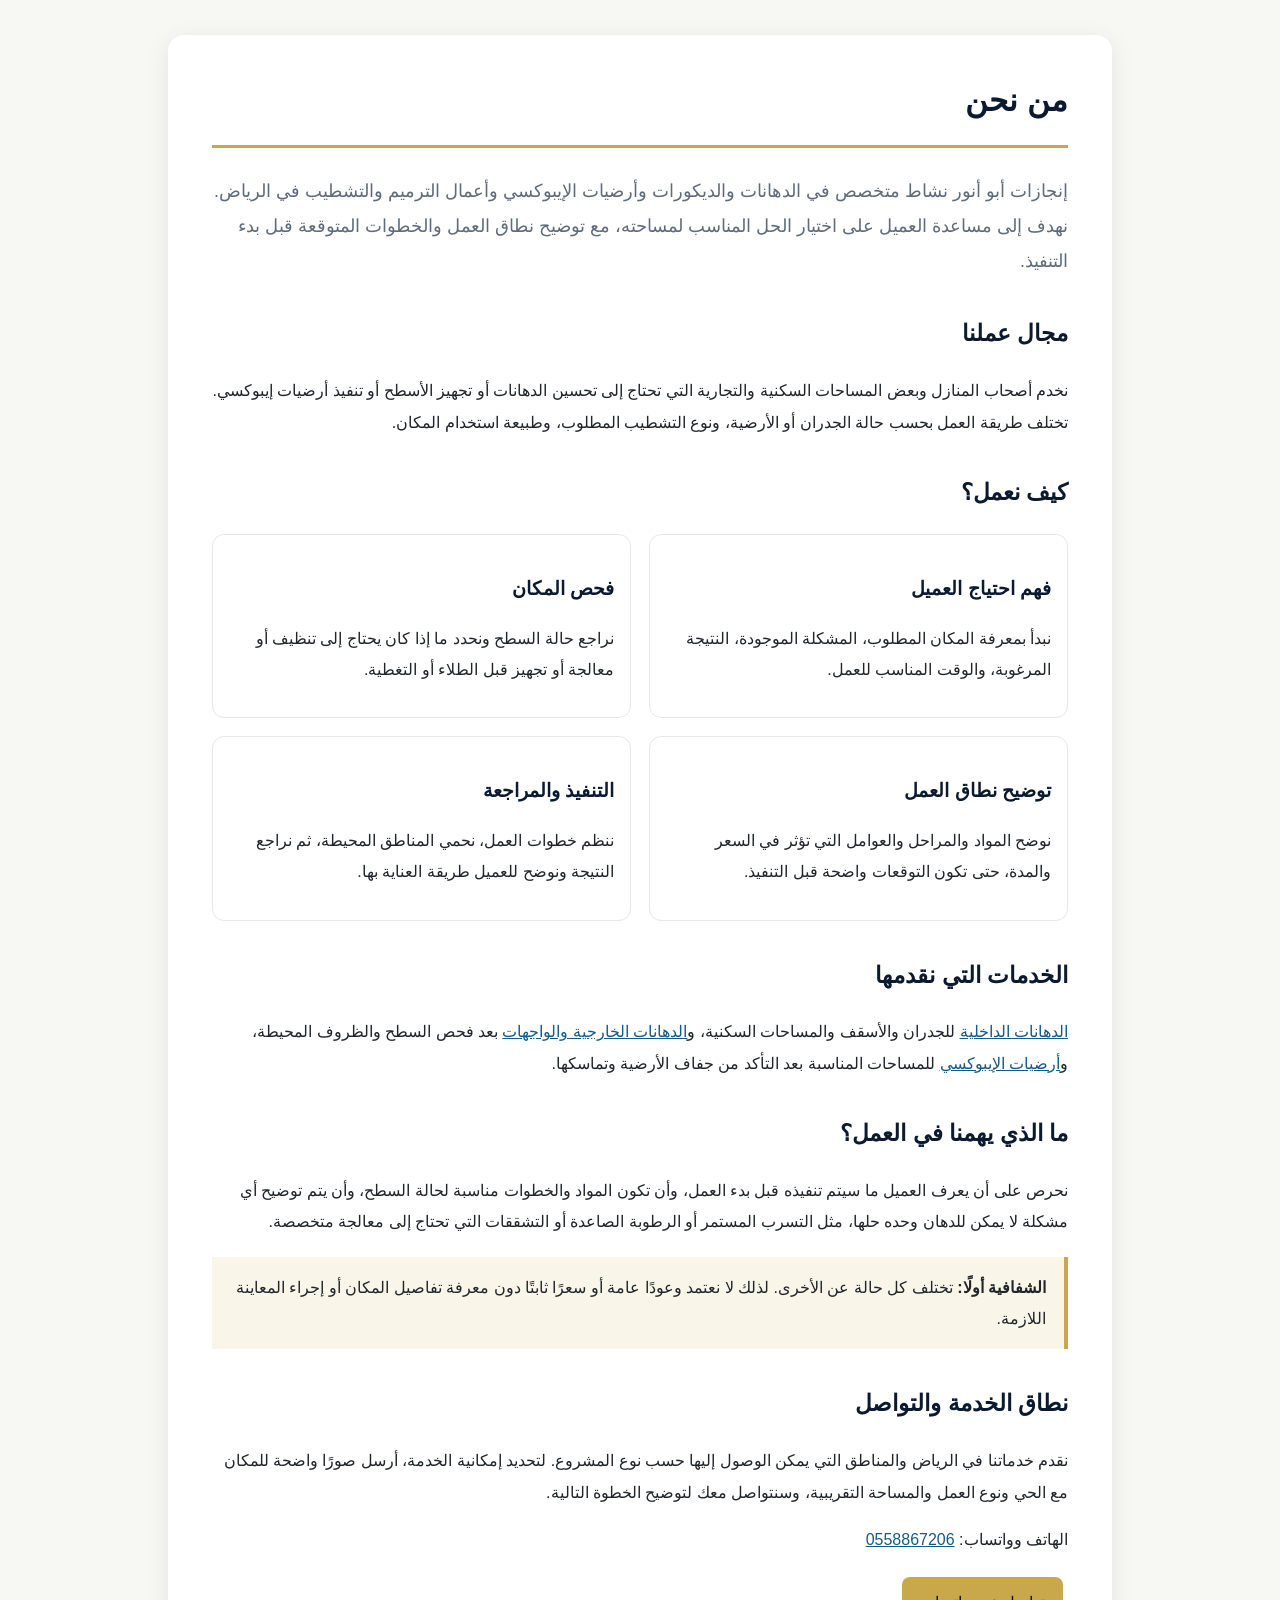
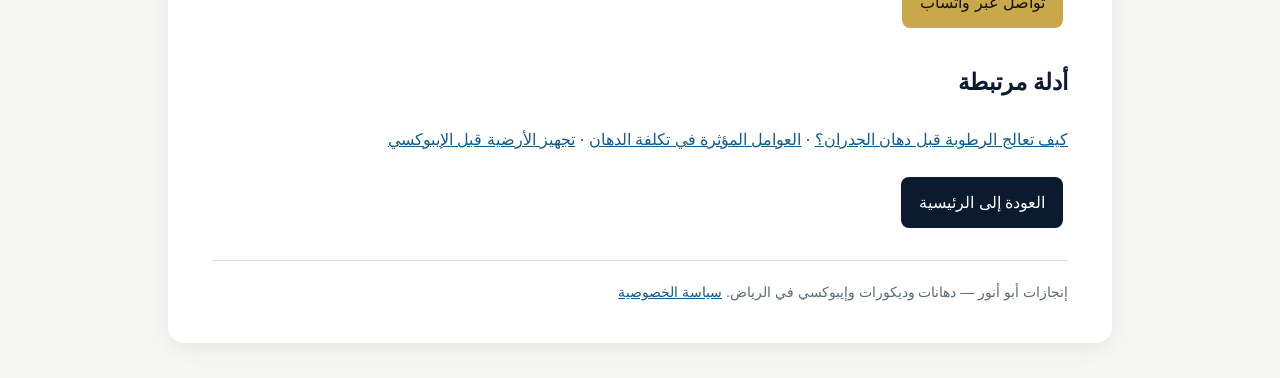
<file: about.html>
<!doctype html>
<html lang="ar" dir="rtl">
<head>
  <script async src="https://pagead2.googlesyndication.com/pagead/js/adsbygoogle.js?client=ca-pub-9885910070775140"
     crossorigin="anonymous"></script>
  <meta charset="utf-8">
  <meta name="viewport" content="width=device-width, initial-scale=1">
  <title>من نحن | إنجازات أبو أنور للدهانات والتشطيبات</title>
  <meta name="description" content="تعرف على إنجازات أبو أنور وخدمات الدهانات والديكورات وأرضيات الإيبوكسي والترميم في الرياض وطريقة العمل والتواصل.">
  <link rel="canonical" href="https://www.enjazaty.com/about.html">
  <style>
    :root{--navy:#0b1a2e;--gold:#c9a84c;--text:#20252b;--muted:#5f6b7a;--bg:#f7f7f4;--card:#fff}
    *{box-sizing:border-box}body{margin:0;background:var(--bg);color:var(--text);font-family:Tahoma,Arial,sans-serif;line-height:1.95}
    .wrap{max-width:980px;margin:35px auto;padding:0 18px}.card{background:var(--card);padding:36px 44px;border-radius:16px;box-shadow:0 5px 25px rgba(11,26,46,.08)}
    h1{margin-top:0;color:var(--navy);font-size:31px;border-bottom:3px solid var(--gold);padding-bottom:14px}h2{color:var(--navy);font-size:23px;margin-top:32px}h3{color:var(--navy);font-size:19px;margin-bottom:4px}
    p,li{font-size:16px}.intro{font-size:18px;color:var(--muted)}.box{background:#f9f5e8;border-right:4px solid var(--gold);padding:15px 18px;margin:20px 0}
    .grid{display:grid;grid-template-columns:repeat(2,minmax(0,1fr));gap:18px}.item{border:1px solid #e5e7eb;border-radius:12px;padding:16px;background:#fff}
    a{color:#155b8a}.button{display:inline-block;background:var(--navy);color:#fff;padding:10px 18px;border-radius:8px;text-decoration:none;margin:6px 5px 0 0}.button.gold{background:var(--gold);color:#111}
    footer{margin-top:32px;padding-top:18px;border-top:1px solid #ddd;color:var(--muted);font-size:14px}@media(max-width:650px){.card{padding:25px 20px}h1{font-size:25px}.grid{grid-template-columns:1fr}}
  </style>
</head>
<body>
  <main class="wrap">
    <article class="card">
      <h1>من نحن</h1>
      <p class="intro">إنجازات أبو أنور نشاط متخصص في الدهانات والديكورات وأرضيات الإيبوكسي وأعمال الترميم والتشطيب في الرياض. نهدف إلى مساعدة العميل على اختيار الحل المناسب لمساحته، مع توضيح نطاق العمل والخطوات المتوقعة قبل بدء التنفيذ.</p>

      <h2>مجال عملنا</h2>
      <p>نخدم أصحاب المنازل وبعض المساحات السكنية والتجارية التي تحتاج إلى تحسين الدهانات أو تجهيز الأسطح أو تنفيذ أرضيات إيبوكسي. تختلف طريقة العمل بحسب حالة الجدران أو الأرضية، ونوع التشطيب المطلوب، وطبيعة استخدام المكان.</p>

      <h2>كيف نعمل؟</h2>
      <div class="grid">
        <section class="item"><h3>فهم احتياج العميل</h3><p>نبدأ بمعرفة المكان المطلوب، المشكلة الموجودة، النتيجة المرغوبة، والوقت المناسب للعمل.</p></section>
        <section class="item"><h3>فحص المكان</h3><p>نراجع حالة السطح ونحدد ما إذا كان يحتاج إلى تنظيف أو معالجة أو تجهيز قبل الطلاء أو التغطية.</p></section>
        <section class="item"><h3>توضيح نطاق العمل</h3><p>نوضح المواد والمراحل والعوامل التي تؤثر في السعر والمدة، حتى تكون التوقعات واضحة قبل التنفيذ.</p></section>
        <section class="item"><h3>التنفيذ والمراجعة</h3><p>ننظم خطوات العمل، نحمي المناطق المحيطة، ثم نراجع النتيجة ونوضح للعميل طريقة العناية بها.</p></section>
      </div>

      <h2>الخدمات التي نقدمها</h2>
      <p><a href="interior-painting.html">الدهانات الداخلية</a> للجدران والأسقف والمساحات السكنية، و<a href="exterior-painting.html">الدهانات الخارجية والواجهات</a> بعد فحص السطح والظروف المحيطة، و<a href="epoxy-flooring.html">أرضيات الإيبوكسي</a> للمساحات المناسبة بعد التأكد من جفاف الأرضية وتماسكها.</p>

      <h2>ما الذي يهمنا في العمل؟</h2>
      <p>نحرص على أن يعرف العميل ما سيتم تنفيذه قبل بدء العمل، وأن تكون المواد والخطوات مناسبة لحالة السطح، وأن يتم توضيح أي مشكلة لا يمكن للدهان وحده حلها، مثل التسرب المستمر أو الرطوبة الصاعدة أو التشققات التي تحتاج إلى معالجة متخصصة.</p>

      <div class="box"><strong>الشفافية أولًا:</strong> تختلف كل حالة عن الأخرى. لذلك لا نعتمد وعودًا عامة أو سعرًا ثابتًا دون معرفة تفاصيل المكان أو إجراء المعاينة اللازمة.</div>

      <h2>نطاق الخدمة والتواصل</h2>
      <p>نقدم خدماتنا في الرياض والمناطق التي يمكن الوصول إليها حسب نوع المشروع. لتحديد إمكانية الخدمة، أرسل صورًا واضحة للمكان مع الحي ونوع العمل والمساحة التقريبية، وسنتواصل معك لتوضيح الخطوة التالية.</p>
      <p>الهاتف وواتساب: <a href="tel:0558867206">0558867206</a></p>
      <a class="button gold" href="https://wa.me/966558867206" rel="noopener noreferrer">تواصل عبر واتساب</a>

      <h2>أدلة مرتبطة</h2>
      <p><a href="moisture-before-painting.html">كيف تعالج الرطوبة قبل دهان الجدران؟</a> · <a href="paint-cost-riyadh.html">العوامل المؤثرة في تكلفة الدهان</a> · <a href="epoxy-preparation.html">تجهيز الأرضية قبل الإيبوكسي</a></p>

      <a class="button" href="/">العودة إلى الرئيسية</a>

      <footer>إنجازات أبو أنور — دهانات وديكورات وإيبوكسي في الرياض. <a href="privacy.html">سياسة الخصوصية</a></footer>
    </article>
  </main>
</body>
</html>
</file>
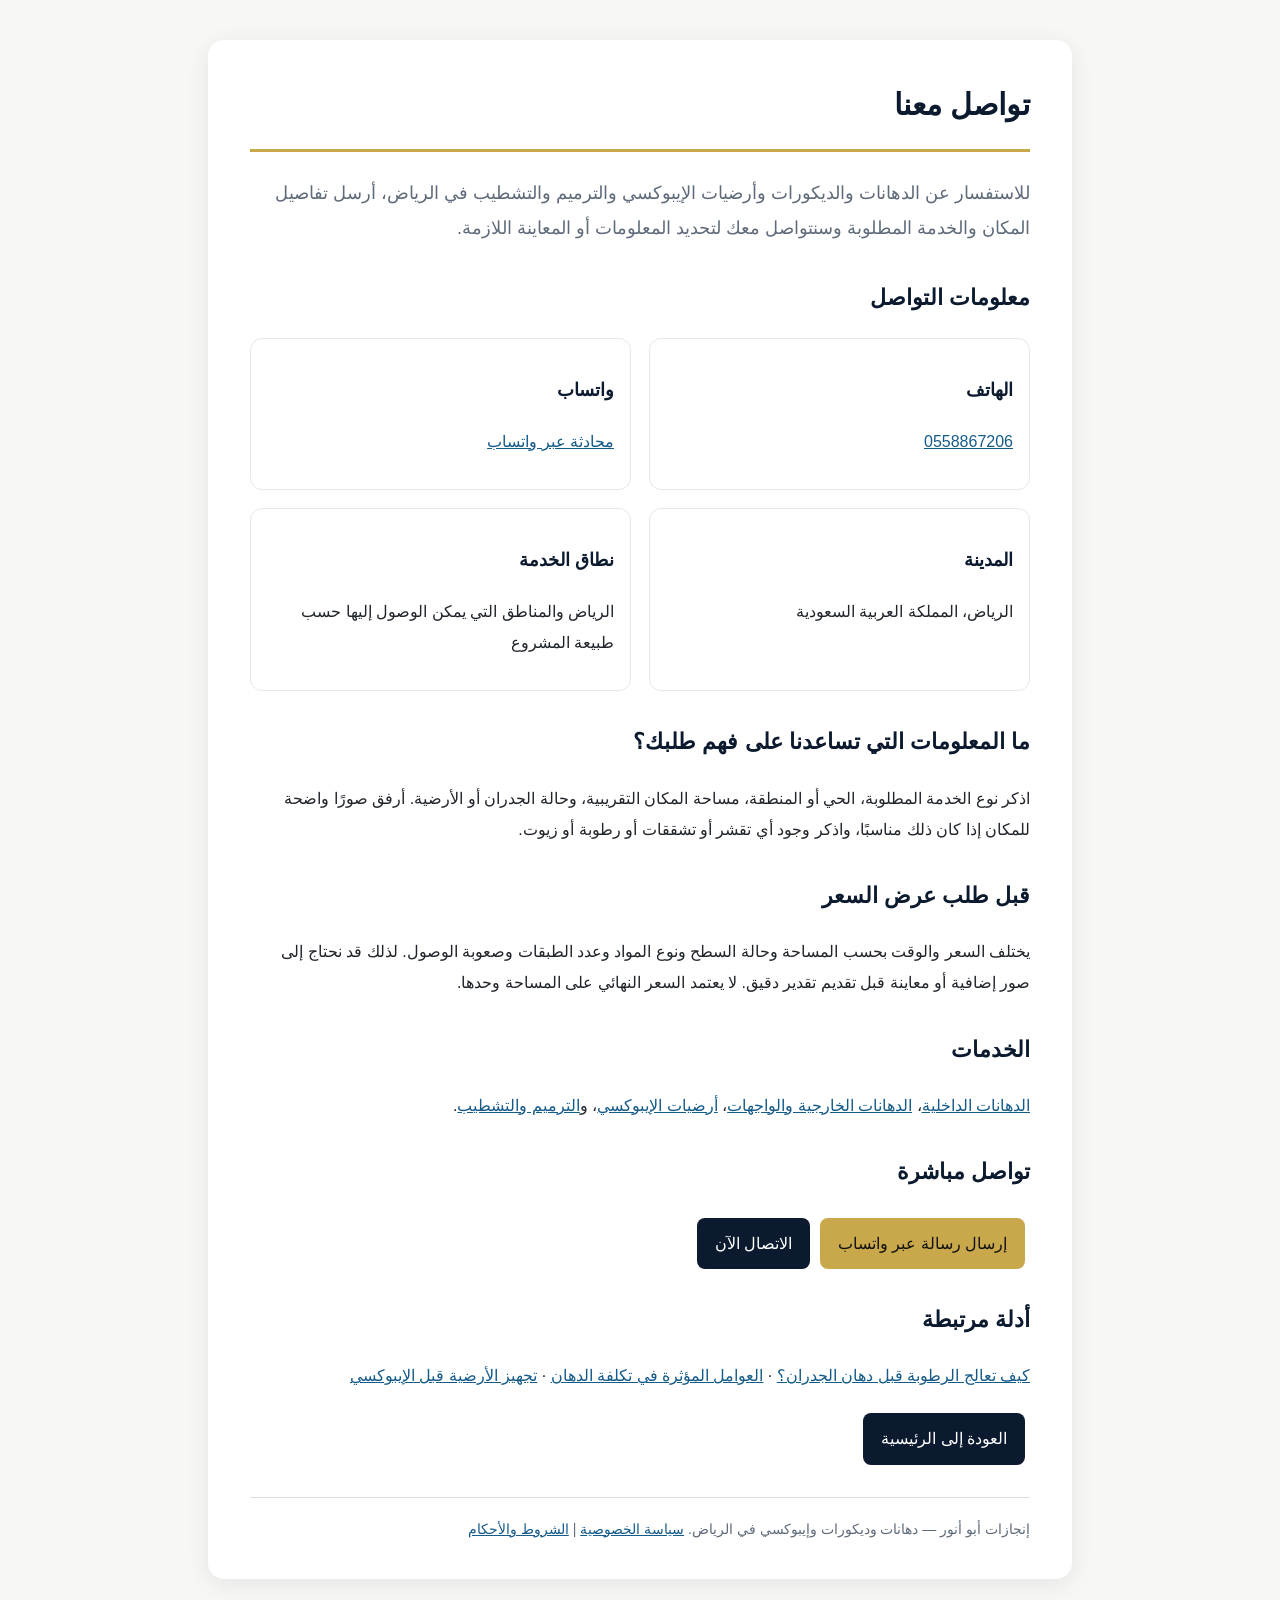
<file: contact.html>
<!doctype html>
<html lang="ar" dir="rtl">
<head>
  <script async src="https://pagead2.googlesyndication.com/pagead/js/adsbygoogle.js?client=ca-pub-9885910070775140"
     crossorigin="anonymous"></script>
  <meta charset="utf-8">
  <meta name="viewport" content="width=device-width, initial-scale=1">
  <title>تواصل معنا | إنجازات أبو أنور في الرياض</title>
  <meta name="description" content="تواصل مع إنجازات أبو أنور لطلب خدمات الدهانات والديكورات والإيبوكسي والترميم والتشطيب في الرياض.">
  <link rel="canonical" href="https://www.enjazaty.com/contact.html">
  <style>
    :root{--navy:#0b1a2e;--gold:#c9a84c;--text:#20252b;--muted:#5f6b7a;--bg:#f7f7f4;--card:#fff}
    *{box-sizing:border-box}body{margin:0;background:var(--bg);color:var(--text);font-family:Tahoma,Arial,sans-serif;line-height:1.95}
    .wrap{max-width:900px;margin:40px auto;padding:0 18px}.card{background:var(--card);padding:36px 42px;border-radius:16px;box-shadow:0 5px 25px rgba(11,26,46,.08)}
    h1{margin-top:0;color:var(--navy);font-size:30px;border-bottom:3px solid var(--gold);padding-bottom:14px}h2{color:var(--navy);font-size:22px;margin-top:30px}h3{color:var(--navy);font-size:18px}
    p,li{font-size:16px}.intro{font-size:18px;color:var(--muted)}.grid{display:grid;grid-template-columns:repeat(2,minmax(0,1fr));gap:18px}.item{border:1px solid #e5e7eb;border-radius:12px;padding:16px;background:#fff}
    a{color:#155b8a}.button{display:inline-block;background:var(--navy);color:#fff;padding:10px 18px;border-radius:8px;text-decoration:none;margin:6px 5px 0 0}.button.gold{background:var(--gold);color:#111}
    footer{margin-top:32px;padding-top:18px;border-top:1px solid #ddd;color:var(--muted);font-size:14px}@media(max-width:600px){.card{padding:25px 20px}h1{font-size:25px}.grid{grid-template-columns:1fr}}
  </style>
</head>
<body>
  <main class="wrap">
    <article class="card">
      <h1>تواصل معنا</h1>
      <p class="intro">للاستفسار عن الدهانات والديكورات وأرضيات الإيبوكسي والترميم والتشطيب في الرياض، أرسل تفاصيل المكان والخدمة المطلوبة وسنتواصل معك لتحديد المعلومات أو المعاينة اللازمة.</p>

      <h2>معلومات التواصل</h2>
      <div class="grid">
        <section class="item"><h3>الهاتف</h3><p><a href="tel:0558867206">0558867206</a></p></section>
        <section class="item"><h3>واتساب</h3><p><a href="https://wa.me/966558867206" rel="noopener noreferrer">محادثة عبر واتساب</a></p></section>
        <section class="item"><h3>المدينة</h3><p>الرياض، المملكة العربية السعودية</p></section>
        <section class="item"><h3>نطاق الخدمة</h3><p>الرياض والمناطق التي يمكن الوصول إليها حسب طبيعة المشروع</p></section>
      </div>

      <h2>ما المعلومات التي تساعدنا على فهم طلبك؟</h2>
      <p>اذكر نوع الخدمة المطلوبة، الحي أو المنطقة، مساحة المكان التقريبية، وحالة الجدران أو الأرضية. أرفق صورًا واضحة للمكان إذا كان ذلك مناسبًا، واذكر وجود أي تقشر أو تشققات أو رطوبة أو زيوت.</p>

      <h2>قبل طلب عرض السعر</h2>
      <p>يختلف السعر والوقت بحسب المساحة وحالة السطح ونوع المواد وعدد الطبقات وصعوبة الوصول. لذلك قد نحتاج إلى صور إضافية أو معاينة قبل تقديم تقدير دقيق. لا يعتمد السعر النهائي على المساحة وحدها.</p>

      <h2>الخدمات</h2>
      <p><a href="interior-painting.html">الدهانات الداخلية</a>، <a href="exterior-painting.html">الدهانات الخارجية والواجهات</a>، <a href="epoxy-flooring.html">أرضيات الإيبوكسي</a>، و<a href="renovation-finishing.html">الترميم والتشطيب</a>.</p>

      <h2>تواصل مباشرة</h2>
      <a class="button gold" href="https://wa.me/966558867206" rel="noopener noreferrer">إرسال رسالة عبر واتساب</a>
      <a class="button" href="tel:0558867206">الاتصال الآن</a>

      <h2>أدلة مرتبطة</h2>
      <p><a href="moisture-before-painting.html">كيف تعالج الرطوبة قبل دهان الجدران؟</a> · <a href="paint-cost-riyadh.html">العوامل المؤثرة في تكلفة الدهان</a> · <a href="epoxy-preparation.html">تجهيز الأرضية قبل الإيبوكسي</a></p>

      <a class="button" href="/">العودة إلى الرئيسية</a>

      <footer>إنجازات أبو أنور — دهانات وديكورات وإيبوكسي في الرياض. <a href="privacy.html">سياسة الخصوصية</a> | <a href="terms.html">الشروط والأحكام</a></footer>
    </article>
  </main>
</body>
</html>
</file>
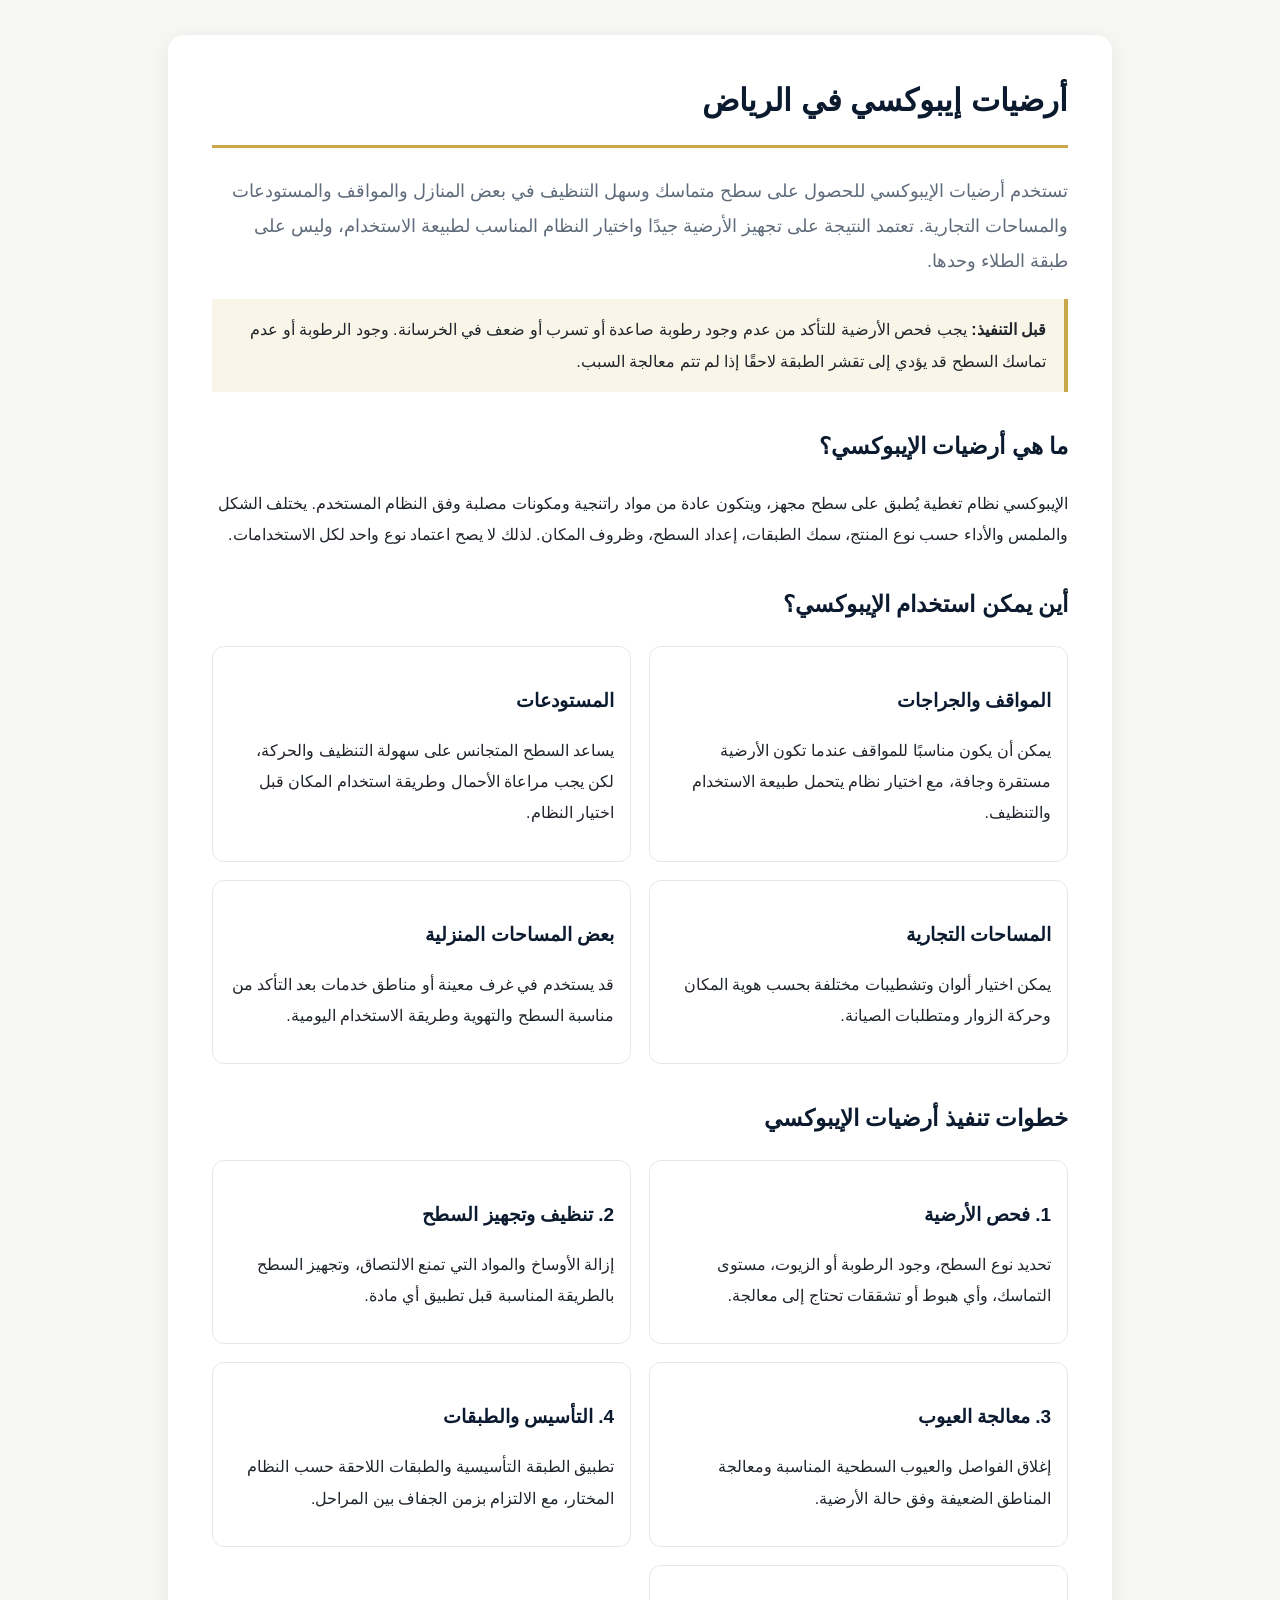
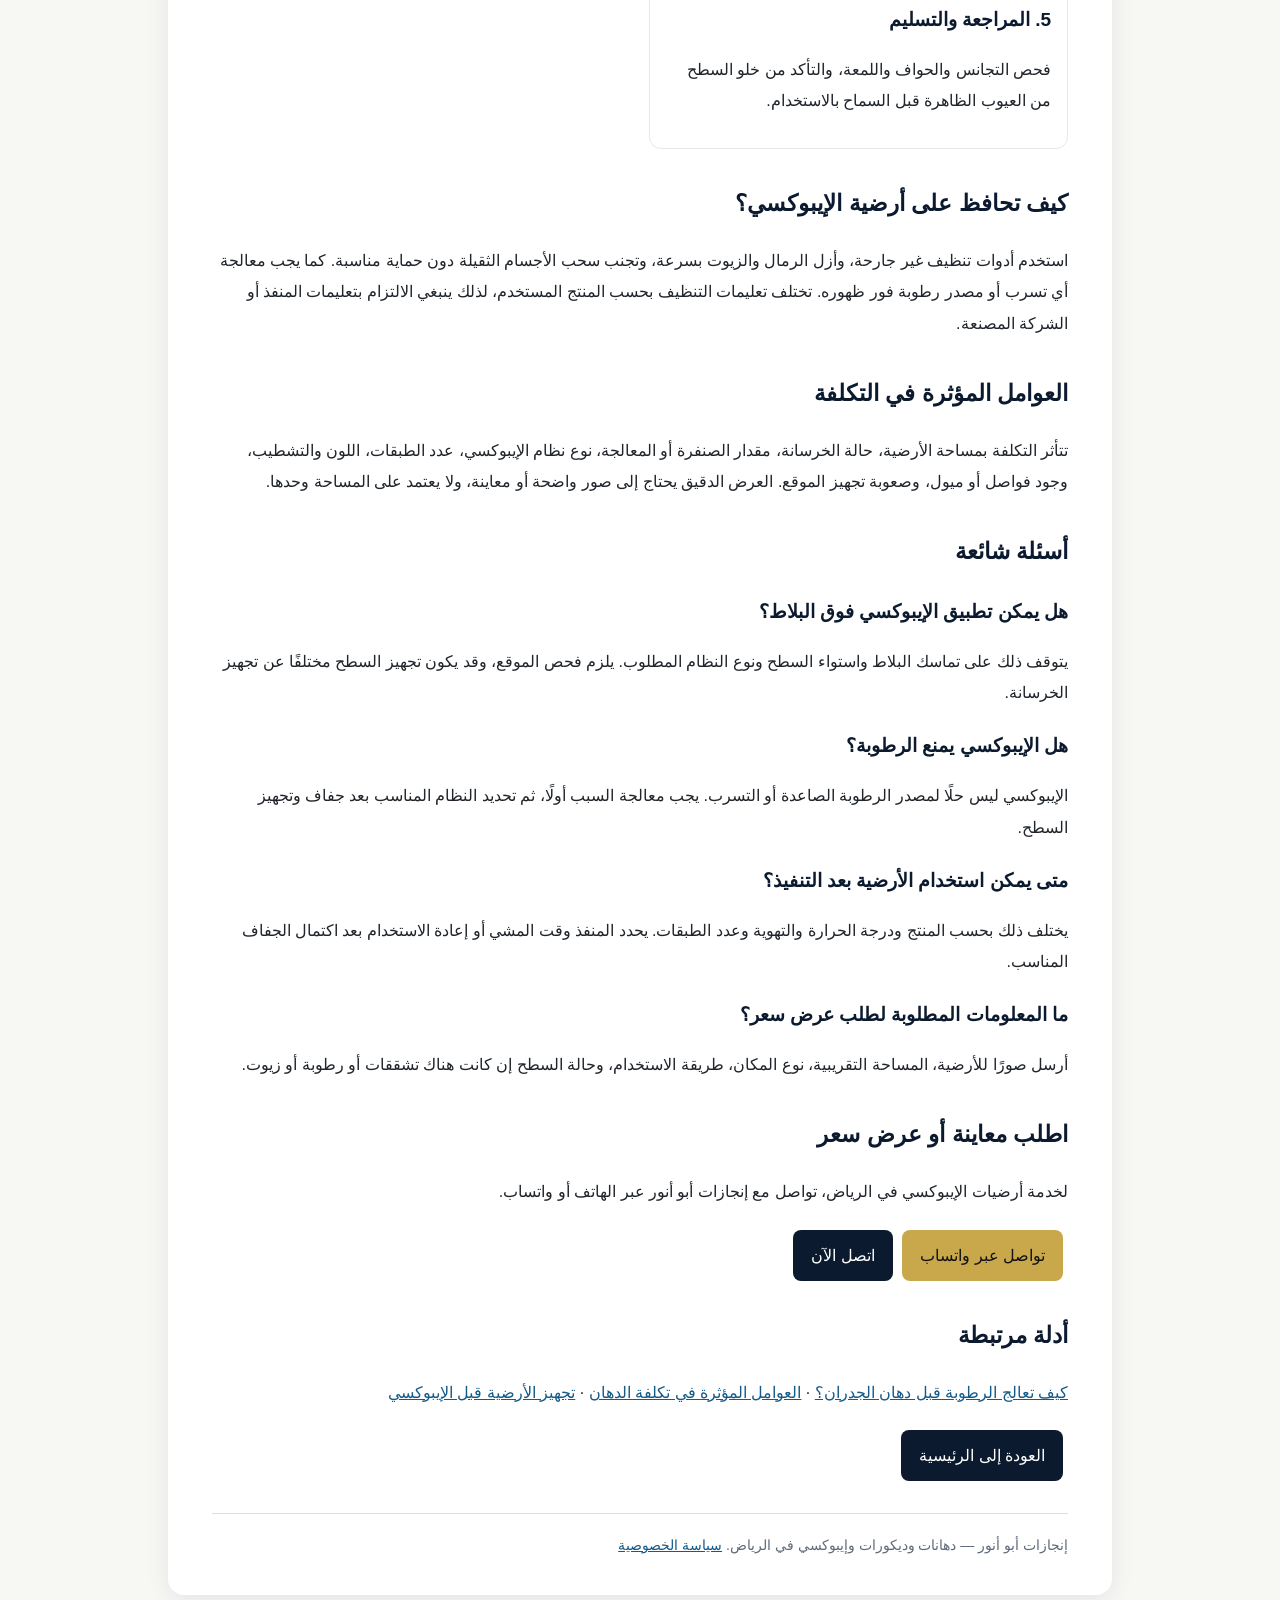
<file: epoxy-flooring.html>
<!doctype html>
<html lang="ar" dir="rtl">
<head>
  <script async src="https://pagead2.googlesyndication.com/pagead/js/adsbygoogle.js?client=ca-pub-9885910070775140"
     crossorigin="anonymous"></script>
  <meta charset="utf-8">
  <meta name="viewport" content="width=device-width, initial-scale=1">
  <title>أرضيات إيبوكسي في الرياض | إنجازات أبو أنور</title>
  <meta name="description" content="دليل وخدمة أرضيات الإيبوكسي في الرياض: تجهيز الأرضية، الاستخدامات المناسبة، خطوات التنفيذ، عوامل التكلفة والأسئلة الشائعة.">
  <link rel="canonical" href="https://www.enjazaty.com/epoxy-flooring.html">
  <style>
    :root{--navy:#0b1a2e;--gold:#c9a84c;--text:#20252b;--muted:#5f6b7a;--bg:#f7f7f4;--card:#fff}
    *{box-sizing:border-box}body{margin:0;background:var(--bg);color:var(--text);font-family:Tahoma,Arial,sans-serif;line-height:1.95}
    .wrap{max-width:980px;margin:35px auto;padding:0 18px}.card{background:var(--card);padding:36px 44px;border-radius:16px;box-shadow:0 5px 25px rgba(11,26,46,.08)}
    h1{margin-top:0;color:var(--navy);font-size:31px;border-bottom:3px solid var(--gold);padding-bottom:14px}h2{color:var(--navy);font-size:23px;margin-top:32px}h3{color:var(--navy);font-size:19px;margin-bottom:4px}
    p,li{font-size:16px}.intro{font-size:18px;color:var(--muted)}.box{background:#f9f5e8;border-right:4px solid var(--gold);padding:15px 18px;margin:20px 0}
    .grid{display:grid;grid-template-columns:repeat(2,minmax(0,1fr));gap:18px}.item{border:1px solid #e5e7eb;border-radius:12px;padding:16px;background:#fff}
    a{color:#155b8a}.button{display:inline-block;background:var(--navy);color:#fff;padding:10px 18px;border-radius:8px;text-decoration:none;margin:6px 5px 0 0}.button.gold{background:var(--gold);color:#111}
    footer{margin-top:32px;padding-top:18px;border-top:1px solid #ddd;color:var(--muted);font-size:14px}@media(max-width:650px){.card{padding:25px 20px}h1{font-size:25px}.grid{grid-template-columns:1fr}}
  </style>
</head>
<body>
  <main class="wrap">
    <article class="card">
      <h1>أرضيات إيبوكسي في الرياض</h1>
      <p class="intro">تستخدم أرضيات الإيبوكسي للحصول على سطح متماسك وسهل التنظيف في بعض المنازل والمواقف والمستودعات والمساحات التجارية. تعتمد النتيجة على تجهيز الأرضية جيدًا واختيار النظام المناسب لطبيعة الاستخدام، وليس على طبقة الطلاء وحدها.</p>

      <div class="box"><strong>قبل التنفيذ:</strong> يجب فحص الأرضية للتأكد من عدم وجود رطوبة صاعدة أو تسرب أو ضعف في الخرسانة. وجود الرطوبة أو عدم تماسك السطح قد يؤدي إلى تقشر الطبقة لاحقًا إذا لم تتم معالجة السبب.</div>

      <h2>ما هي أرضيات الإيبوكسي؟</h2>
      <p>الإيبوكسي نظام تغطية يُطبق على سطح مجهز، ويتكون عادة من مواد راتنجية ومكونات مصلبة وفق النظام المستخدم. يختلف الشكل والملمس والأداء حسب نوع المنتج، سمك الطبقات، إعداد السطح، وظروف المكان. لذلك لا يصح اعتماد نوع واحد لكل الاستخدامات.</p>

      <h2>أين يمكن استخدام الإيبوكسي؟</h2>
      <div class="grid">
        <section class="item"><h3>المواقف والجراجات</h3><p>يمكن أن يكون مناسبًا للمواقف عندما تكون الأرضية مستقرة وجافة، مع اختيار نظام يتحمل طبيعة الاستخدام والتنظيف.</p></section>
        <section class="item"><h3>المستودعات</h3><p>يساعد السطح المتجانس على سهولة التنظيف والحركة، لكن يجب مراعاة الأحمال وطريقة استخدام المكان قبل اختيار النظام.</p></section>
        <section class="item"><h3>المساحات التجارية</h3><p>يمكن اختيار ألوان وتشطيبات مختلفة بحسب هوية المكان وحركة الزوار ومتطلبات الصيانة.</p></section>
        <section class="item"><h3>بعض المساحات المنزلية</h3><p>قد يستخدم في غرف معينة أو مناطق خدمات بعد التأكد من مناسبة السطح والتهوية وطريقة الاستخدام اليومية.</p></section>
      </div>

      <h2>خطوات تنفيذ أرضيات الإيبوكسي</h2>
      <div class="grid">
        <section class="item"><h3>1. فحص الأرضية</h3><p>تحديد نوع السطح، وجود الرطوبة أو الزيوت، مستوى التماسك، وأي هبوط أو تشققات تحتاج إلى معالجة.</p></section>
        <section class="item"><h3>2. تنظيف وتجهيز السطح</h3><p>إزالة الأوساخ والمواد التي تمنع الالتصاق، وتجهيز السطح بالطريقة المناسبة قبل تطبيق أي مادة.</p></section>
        <section class="item"><h3>3. معالجة العيوب</h3><p>إغلاق الفواصل والعيوب السطحية المناسبة ومعالجة المناطق الضعيفة وفق حالة الأرضية.</p></section>
        <section class="item"><h3>4. التأسيس والطبقات</h3><p>تطبيق الطبقة التأسيسية والطبقات اللاحقة حسب النظام المختار، مع الالتزام بزمن الجفاف بين المراحل.</p></section>
        <section class="item"><h3>5. المراجعة والتسليم</h3><p>فحص التجانس والحواف واللمعة، والتأكد من خلو السطح من العيوب الظاهرة قبل السماح بالاستخدام.</p></section>
      </div>

      <h2>كيف تحافظ على أرضية الإيبوكسي؟</h2>
      <p>استخدم أدوات تنظيف غير جارحة، وأزل الرمال والزيوت بسرعة، وتجنب سحب الأجسام الثقيلة دون حماية مناسبة. كما يجب معالجة أي تسرب أو مصدر رطوبة فور ظهوره. تختلف تعليمات التنظيف بحسب المنتج المستخدم، لذلك ينبغي الالتزام بتعليمات المنفذ أو الشركة المصنعة.</p>

      <h2>العوامل المؤثرة في التكلفة</h2>
      <p>تتأثر التكلفة بمساحة الأرضية، حالة الخرسانة، مقدار الصنفرة أو المعالجة، نوع نظام الإيبوكسي، عدد الطبقات، اللون والتشطيب، وجود فواصل أو ميول، وصعوبة تجهيز الموقع. العرض الدقيق يحتاج إلى صور واضحة أو معاينة، ولا يعتمد على المساحة وحدها.</p>

      <h2>أسئلة شائعة</h2>
      <h3>هل يمكن تطبيق الإيبوكسي فوق البلاط؟</h3>
      <p>يتوقف ذلك على تماسك البلاط واستواء السطح ونوع النظام المطلوب. يلزم فحص الموقع، وقد يكون تجهيز السطح مختلفًا عن تجهيز الخرسانة.</p>
      <h3>هل الإيبوكسي يمنع الرطوبة؟</h3>
      <p>الإيبوكسي ليس حلًا لمصدر الرطوبة الصاعدة أو التسرب. يجب معالجة السبب أولًا، ثم تحديد النظام المناسب بعد جفاف وتجهيز السطح.</p>
      <h3>متى يمكن استخدام الأرضية بعد التنفيذ؟</h3>
      <p>يختلف ذلك بحسب المنتج ودرجة الحرارة والتهوية وعدد الطبقات. يحدد المنفذ وقت المشي أو إعادة الاستخدام بعد اكتمال الجفاف المناسب.</p>
      <h3>ما المعلومات المطلوبة لطلب عرض سعر؟</h3>
      <p>أرسل صورًا للأرضية، المساحة التقريبية، نوع المكان، طريقة الاستخدام، وحالة السطح إن كانت هناك تشققات أو رطوبة أو زيوت.</p>

      <h2>اطلب معاينة أو عرض سعر</h2>
      <p>لخدمة أرضيات الإيبوكسي في الرياض، تواصل مع إنجازات أبو أنور عبر الهاتف أو واتساب.</p>
      <a class="button gold" href="https://wa.me/966558867206" rel="noopener noreferrer">تواصل عبر واتساب</a>
      <a class="button" href="tel:0558867206">اتصل الآن</a>

      <h2>أدلة مرتبطة</h2>
      <p><a href="moisture-before-painting.html">كيف تعالج الرطوبة قبل دهان الجدران؟</a> · <a href="paint-cost-riyadh.html">العوامل المؤثرة في تكلفة الدهان</a> · <a href="epoxy-preparation.html">تجهيز الأرضية قبل الإيبوكسي</a></p>

      <a class="button" href="/">العودة إلى الرئيسية</a>

      <footer>إنجازات أبو أنور — دهانات وديكورات وإيبوكسي في الرياض. <a href="privacy.html">سياسة الخصوصية</a></footer>
    </article>
  </main>
</body>
</html>
</file>
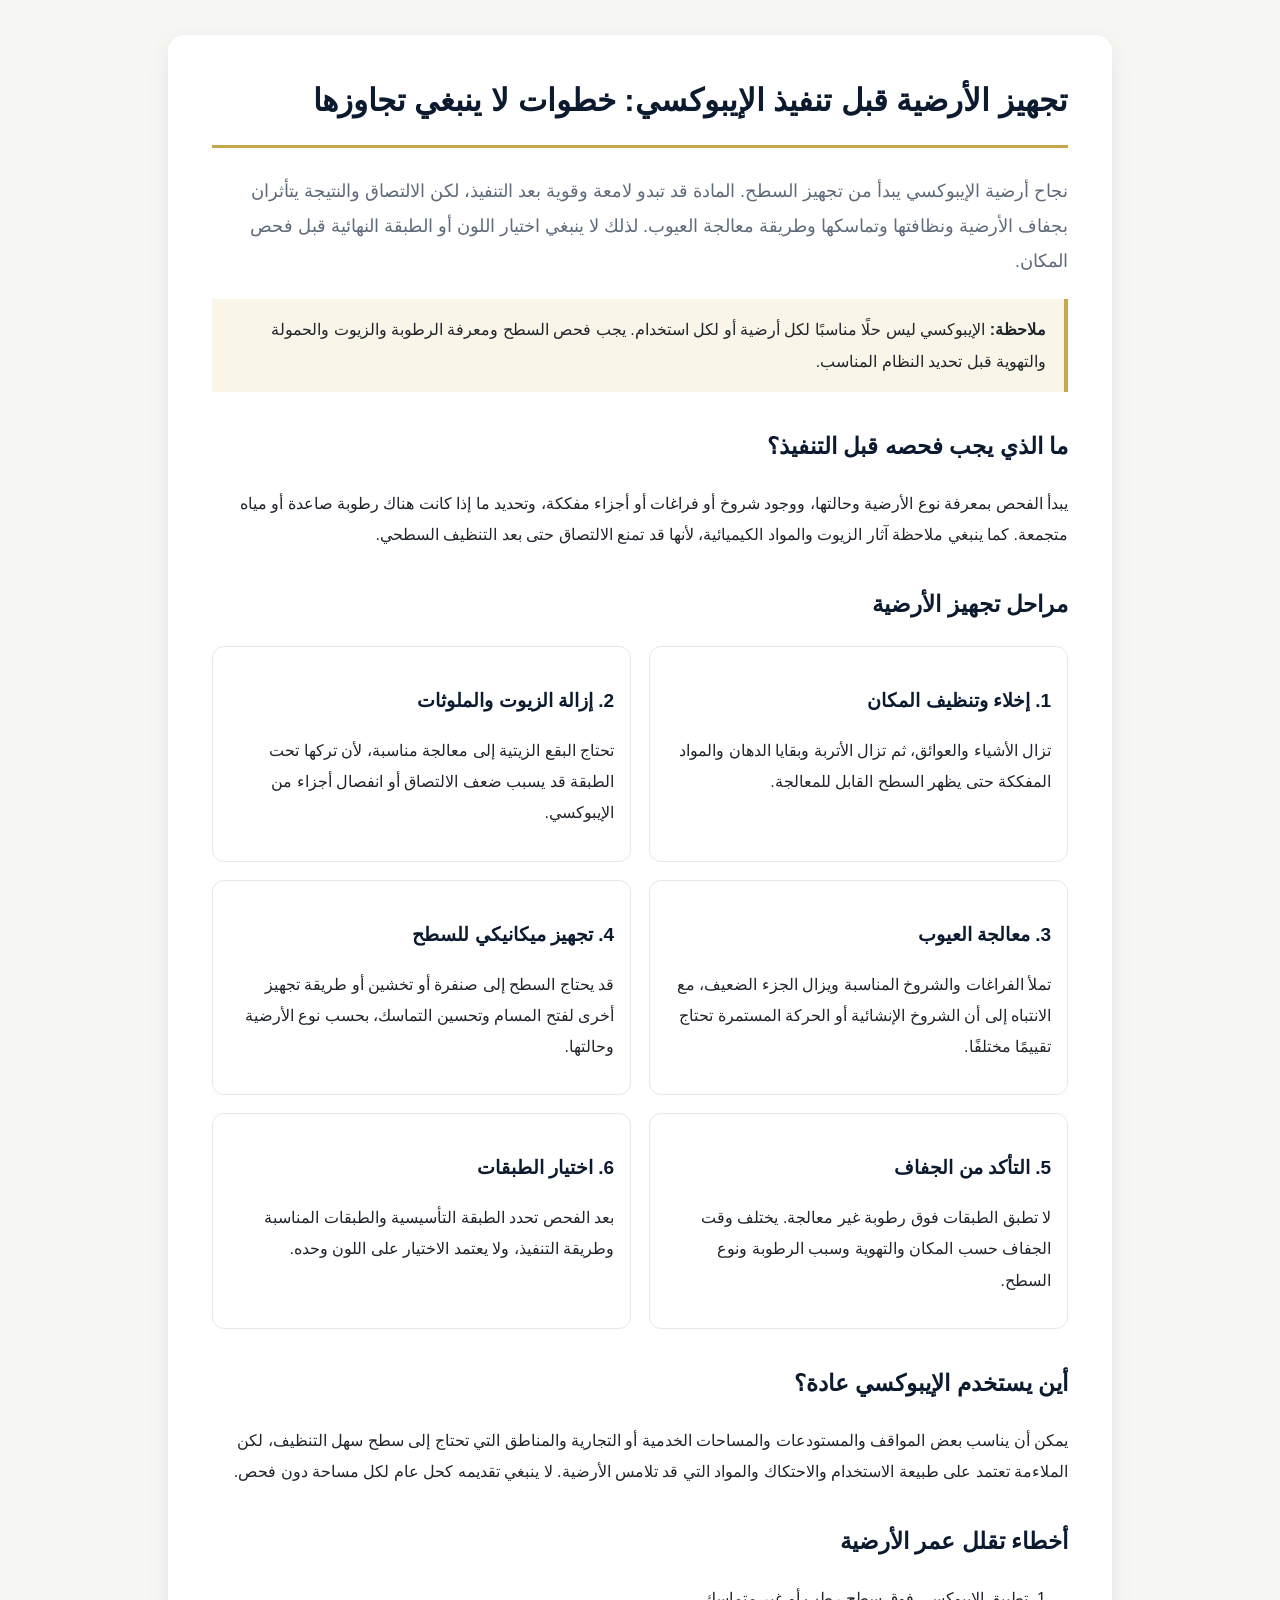
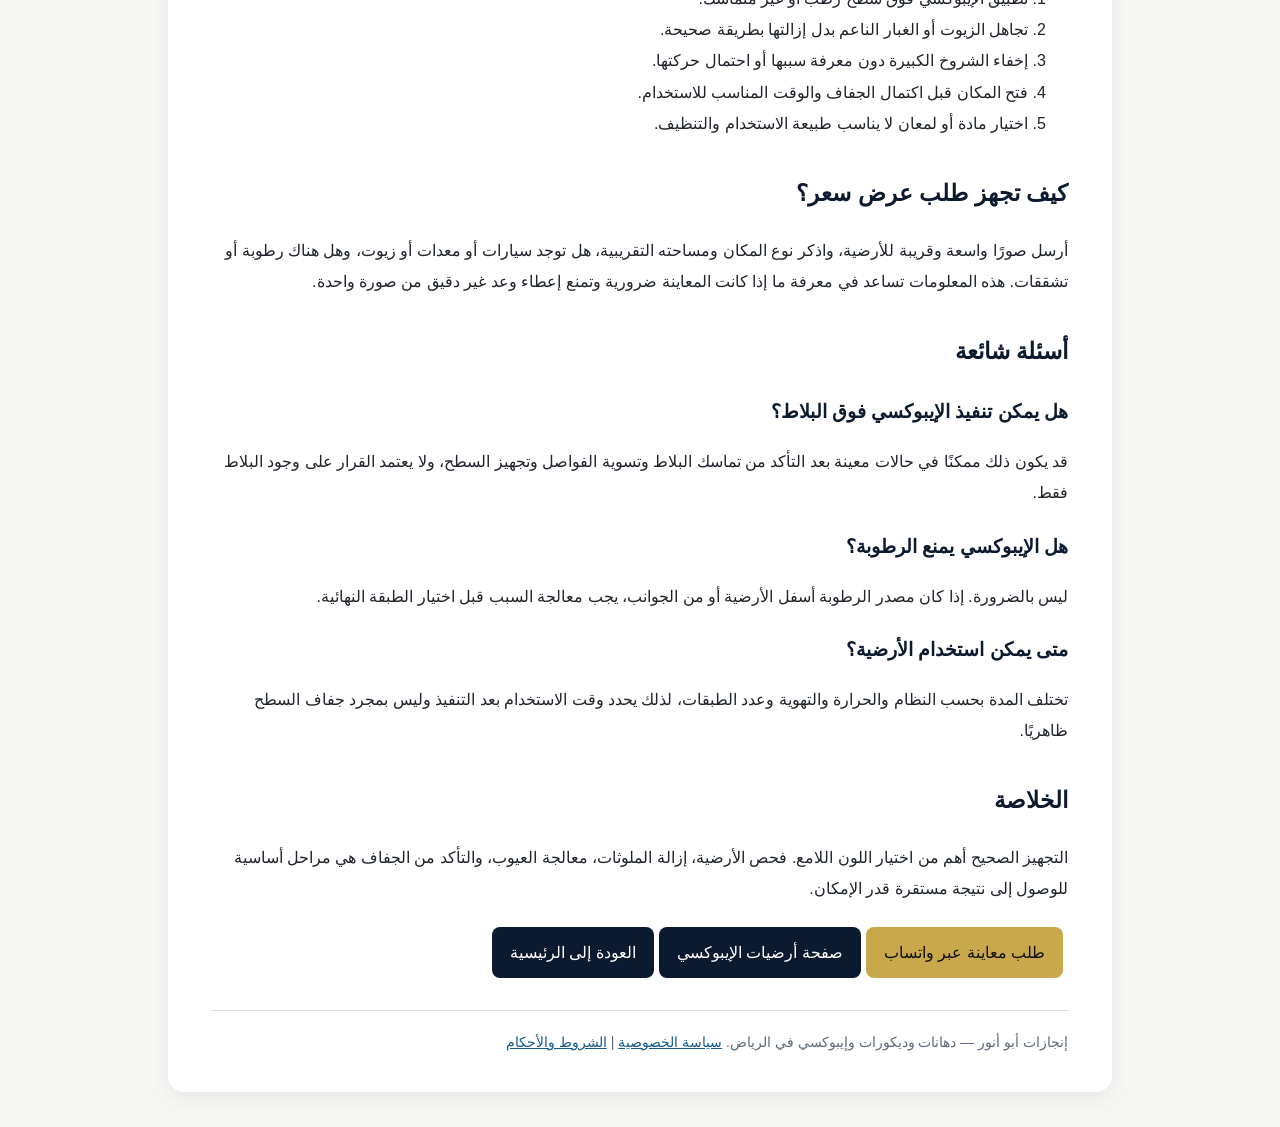
<file: epoxy-preparation.html>
<!doctype html>
<html lang="ar" dir="rtl">
<head>
<script async src="https://pagead2.googlesyndication.com/pagead/js/adsbygoogle.js?client=ca-pub-9885910070775140"
     crossorigin="anonymous"></script>  
<meta charset="utf-8"><meta name="viewport" content="width=device-width, initial-scale=1"><title>تجهيز الأرضية قبل الإيبوكسي: الخطوات والأخطاء | إنجازات أبو أنور</title><meta name="description" content="دليل عملي لتجهيز الأرضيات قبل تنفيذ الإيبوكسي في الرياض، من فحص السطح وإزالة الزيوت إلى الجفاف والطبقة التأسيسية."><link rel="canonical" href="https://www.enjazaty.com/epoxy-preparation.html"><style>:root{--navy:#0b1a2e;--gold:#c9a84c;--text:#20252b;--muted:#5f6b7a;--bg:#f7f7f4;--card:#fff}*{box-sizing:border-box}body{margin:0;background:var(--bg);color:var(--text);font-family:Tahoma,Arial,sans-serif;line-height:1.95}.wrap{max-width:980px;margin:35px auto;padding:0 18px}.card{background:var(--card);padding:36px 44px;border-radius:16px;box-shadow:0 5px 25px rgba(11,26,46,.08)}h1{margin-top:0;color:var(--navy);font-size:31px;border-bottom:3px solid var(--gold);padding-bottom:14px}h2{color:var(--navy);font-size:23px;margin-top:32px}h3{color:var(--navy);font-size:19px;margin-bottom:4px}p,li{font-size:16px}.intro{font-size:18px;color:var(--muted)}.box{background:#f9f5e8;border-right:4px solid var(--gold);padding:15px 18px;margin:20px 0}.grid{display:grid;grid-template-columns:repeat(2,minmax(0,1fr));gap:18px}.item{border:1px solid #e5e7eb;border-radius:12px;padding:16px;background:#fff}a{color:#155b8a}.button{display:inline-block;background:var(--navy);color:#fff;padding:10px 18px;border-radius:8px;text-decoration:none;margin:6px 5px 0 0}.button.gold{background:var(--gold);color:#111}footer{margin-top:32px;padding-top:18px;border-top:1px solid #ddd;color:var(--muted);font-size:14px}@media(max-width:650px){.card{padding:25px 20px}h1{font-size:25px}.grid{grid-template-columns:1fr}}</style></head>
<body><main class="wrap"><article class="card">
<h1>تجهيز الأرضية قبل تنفيذ الإيبوكسي: خطوات لا ينبغي تجاوزها</h1>
<p class="intro">نجاح أرضية الإيبوكسي يبدأ من تجهيز السطح. المادة قد تبدو لامعة وقوية بعد التنفيذ، لكن الالتصاق والنتيجة يتأثران بجفاف الأرضية ونظافتها وتماسكها وطريقة معالجة العيوب. لذلك لا ينبغي اختيار اللون أو الطبقة النهائية قبل فحص المكان.</p>
<div class="box"><strong>ملاحظة:</strong> الإيبوكسي ليس حلًا مناسبًا لكل أرضية أو لكل استخدام. يجب فحص السطح ومعرفة الرطوبة والزيوت والحمولة والتهوية قبل تحديد النظام المناسب.</div>
<h2>ما الذي يجب فحصه قبل التنفيذ؟</h2><p>يبدأ الفحص بمعرفة نوع الأرضية وحالتها، ووجود شروخ أو فراغات أو أجزاء مفككة، وتحديد ما إذا كانت هناك رطوبة صاعدة أو مياه متجمعة. كما ينبغي ملاحظة آثار الزيوت والمواد الكيميائية، لأنها قد تمنع الالتصاق حتى بعد التنظيف السطحي.</p>
<h2>مراحل تجهيز الأرضية</h2><div class="grid"><section class="item"><h3>1. إخلاء وتنظيف المكان</h3><p>تزال الأشياء والعوائق، ثم تزال الأتربة وبقايا الدهان والمواد المفككة حتى يظهر السطح القابل للمعالجة.</p></section><section class="item"><h3>2. إزالة الزيوت والملوثات</h3><p>تحتاج البقع الزيتية إلى معالجة مناسبة، لأن تركها تحت الطبقة قد يسبب ضعف الالتصاق أو انفصال أجزاء من الإيبوكسي.</p></section><section class="item"><h3>3. معالجة العيوب</h3><p>تملأ الفراغات والشروخ المناسبة ويزال الجزء الضعيف، مع الانتباه إلى أن الشروخ الإنشائية أو الحركة المستمرة تحتاج تقييمًا مختلفًا.</p></section><section class="item"><h3>4. تجهيز ميكانيكي للسطح</h3><p>قد يحتاج السطح إلى صنفرة أو تخشين أو طريقة تجهيز أخرى لفتح المسام وتحسين التماسك، بحسب نوع الأرضية وحالتها.</p></section><section class="item"><h3>5. التأكد من الجفاف</h3><p>لا تطبق الطبقات فوق رطوبة غير معالجة. يختلف وقت الجفاف حسب المكان والتهوية وسبب الرطوبة ونوع السطح.</p></section><section class="item"><h3>6. اختيار الطبقات</h3><p>بعد الفحص تحدد الطبقة التأسيسية والطبقات المناسبة وطريقة التنفيذ، ولا يعتمد الاختيار على اللون وحده.</p></section></div>
<h2>أين يستخدم الإيبوكسي عادة؟</h2><p>يمكن أن يناسب بعض المواقف والمستودعات والمساحات الخدمية أو التجارية والمناطق التي تحتاج إلى سطح سهل التنظيف، لكن الملاءمة تعتمد على طبيعة الاستخدام والاحتكاك والمواد التي قد تلامس الأرضية. لا ينبغي تقديمه كحل عام لكل مساحة دون فحص.</p>
<h2>أخطاء تقلل عمر الأرضية</h2><ol><li>تطبيق الإيبوكسي فوق سطح رطب أو غير متماسك.</li><li>تجاهل الزيوت أو الغبار الناعم بدل إزالتها بطريقة صحيحة.</li><li>إخفاء الشروخ الكبيرة دون معرفة سببها أو احتمال حركتها.</li><li>فتح المكان قبل اكتمال الجفاف والوقت المناسب للاستخدام.</li><li>اختيار مادة أو لمعان لا يناسب طبيعة الاستخدام والتنظيف.</li></ol>
<h2>كيف تجهز طلب عرض سعر؟</h2><p>أرسل صورًا واسعة وقريبة للأرضية، واذكر نوع المكان ومساحته التقريبية، هل توجد سيارات أو معدات أو زيوت، وهل هناك رطوبة أو تشققات. هذه المعلومات تساعد في معرفة ما إذا كانت المعاينة ضرورية وتمنع إعطاء وعد غير دقيق من صورة واحدة.</p>
<h2>أسئلة شائعة</h2><h3>هل يمكن تنفيذ الإيبوكسي فوق البلاط؟</h3><p>قد يكون ذلك ممكنًا في حالات معينة بعد التأكد من تماسك البلاط وتسوية الفواصل وتجهيز السطح، ولا يعتمد القرار على وجود البلاط فقط.</p><h3>هل الإيبوكسي يمنع الرطوبة؟</h3><p>ليس بالضرورة. إذا كان مصدر الرطوبة أسفل الأرضية أو من الجوانب، يجب معالجة السبب قبل اختيار الطبقة النهائية.</p><h3>متى يمكن استخدام الأرضية؟</h3><p>تختلف المدة بحسب النظام والحرارة والتهوية وعدد الطبقات، لذلك يحدد وقت الاستخدام بعد التنفيذ وليس بمجرد جفاف السطح ظاهريًا.</p>
<h2>الخلاصة</h2><p>التجهيز الصحيح أهم من اختيار اللون اللامع. فحص الأرضية، إزالة الملوثات، معالجة العيوب، والتأكد من الجفاف هي مراحل أساسية للوصول إلى نتيجة مستقرة قدر الإمكان.</p><a class="button gold" href="https://wa.me/966558867206" rel="noopener noreferrer">طلب معاينة عبر واتساب</a><a class="button" href="epoxy-flooring.html">صفحة أرضيات الإيبوكسي</a><a class="button" href="/">العودة إلى الرئيسية</a>
<footer>إنجازات أبو أنور — دهانات وديكورات وإيبوكسي في الرياض. <a href="privacy.html">سياسة الخصوصية</a> | <a href="terms.html">الشروط والأحكام</a></footer></article></main></body></html>
</file>
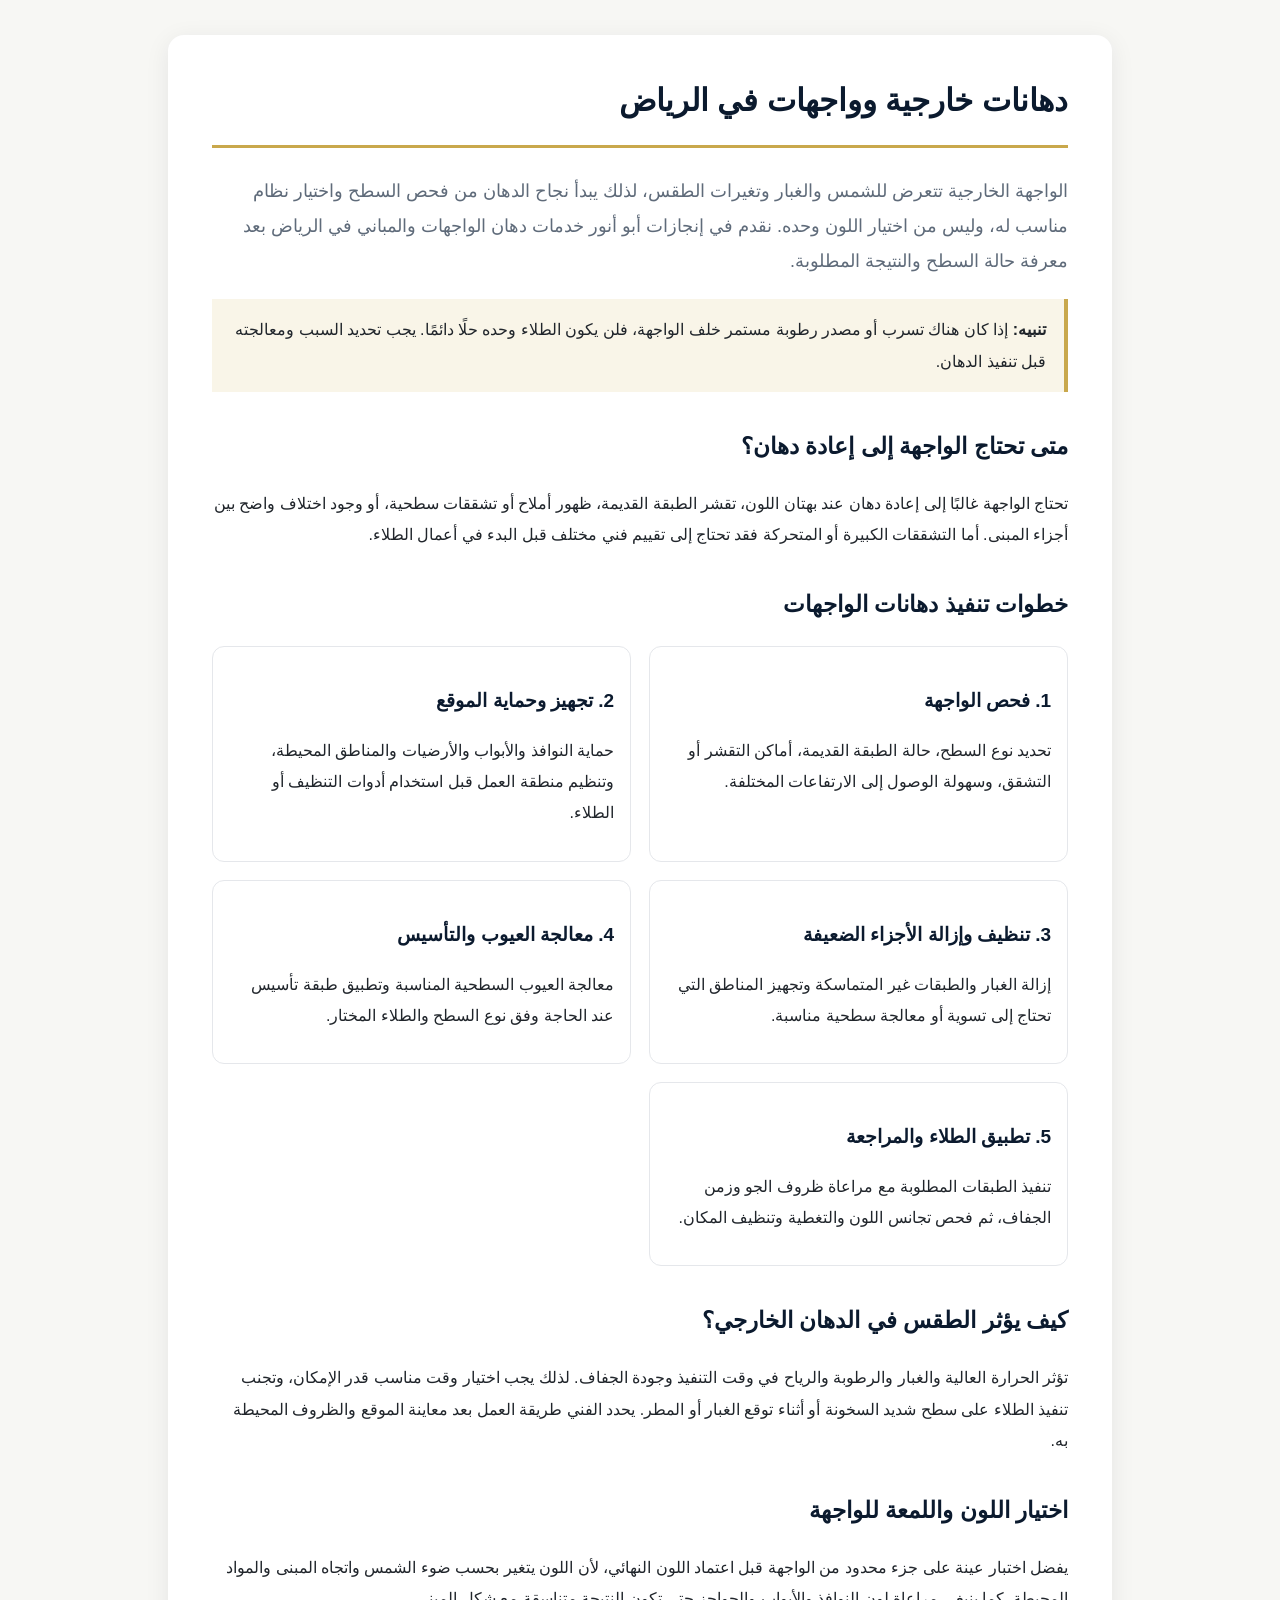
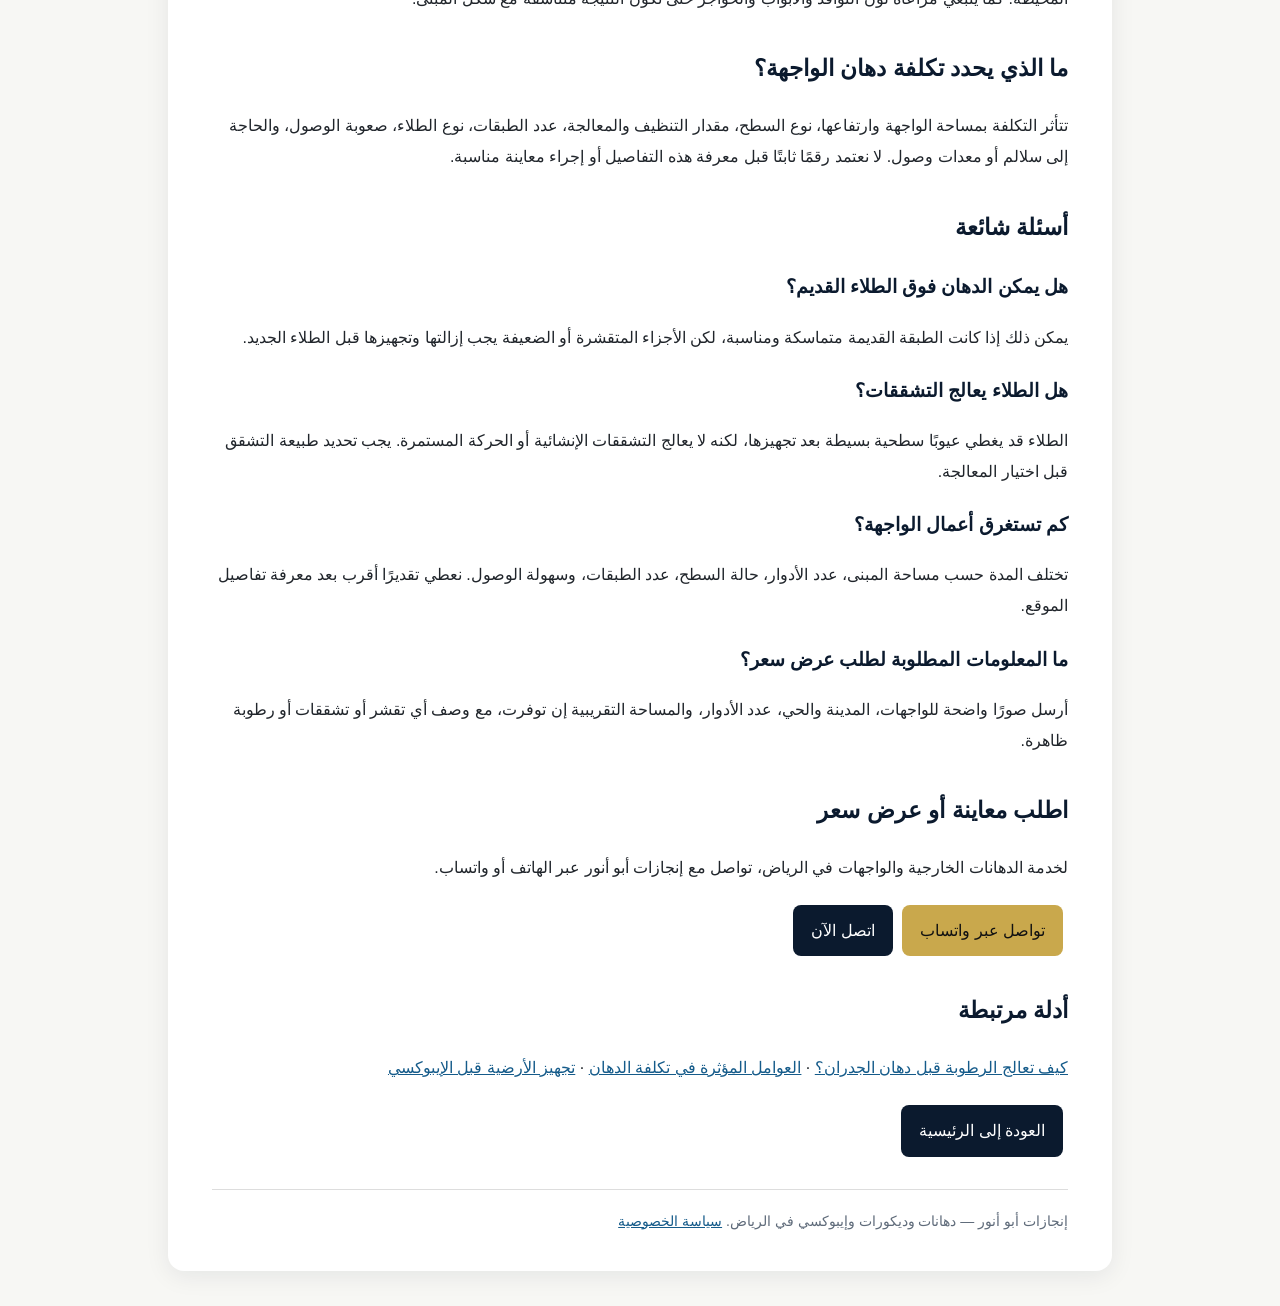
<file: exterior-painting.html>
<!doctype html>
<html lang="ar" dir="rtl">
<head>
<script async src="https://pagead2.googlesyndication.com/pagead/js/adsbygoogle.js?client=ca-pub-9885910070775140"
     crossorigin="anonymous"></script>
  <meta charset="utf-8">
  <meta name="viewport" content="width=device-width, initial-scale=1">
  <title>دهانات خارجية وواجهات في الرياض | إنجازات أبو أنور</title>
  <meta name="description" content="معلومات وخدمة الدهانات الخارجية وواجهات المباني في الرياض: فحص السطح، معالجة التشققات، اختيار الطلاء، خطوات التنفيذ والعوامل المؤثرة في التكلفة.">
  <link rel="canonical" href="https://www.enjazaty.com/exterior-painting.html">
  <style>
    :root{--navy:#0b1a2e;--gold:#c9a84c;--text:#20252b;--muted:#5f6b7a;--bg:#f7f7f4;--card:#fff}
    *{box-sizing:border-box}body{margin:0;background:var(--bg);color:var(--text);font-family:Tahoma,Arial,sans-serif;line-height:1.95}
    .wrap{max-width:980px;margin:35px auto;padding:0 18px}.card{background:var(--card);padding:36px 44px;border-radius:16px;box-shadow:0 5px 25px rgba(11,26,46,.08)}
    h1{margin-top:0;color:var(--navy);font-size:31px;border-bottom:3px solid var(--gold);padding-bottom:14px}h2{color:var(--navy);font-size:23px;margin-top:32px}h3{color:var(--navy);font-size:19px;margin-bottom:4px}
    p,li{font-size:16px}.intro{font-size:18px;color:var(--muted)}.box{background:#f9f5e8;border-right:4px solid var(--gold);padding:15px 18px;margin:20px 0}
    .grid{display:grid;grid-template-columns:repeat(2,minmax(0,1fr));gap:18px}.item{border:1px solid #e5e7eb;border-radius:12px;padding:16px;background:#fff}
    a{color:#155b8a}.button{display:inline-block;background:var(--navy);color:#fff;padding:10px 18px;border-radius:8px;text-decoration:none;margin:6px 5px 0 0}.button.gold{background:var(--gold);color:#111}
    footer{margin-top:32px;padding-top:18px;border-top:1px solid #ddd;color:var(--muted);font-size:14px}@media(max-width:650px){.card{padding:25px 20px}h1{font-size:25px}.grid{grid-template-columns:1fr}}
  </style>
</head>
<body>
  <main class="wrap">
    <article class="card">
      <h1>دهانات خارجية وواجهات في الرياض</h1>
      <p class="intro">الواجهة الخارجية تتعرض للشمس والغبار وتغيرات الطقس، لذلك يبدأ نجاح الدهان من فحص السطح واختيار نظام مناسب له، وليس من اختيار اللون وحده. نقدم في إنجازات أبو أنور خدمات دهان الواجهات والمباني في الرياض بعد معرفة حالة السطح والنتيجة المطلوبة.</p>

      <div class="box"><strong>تنبيه:</strong> إذا كان هناك تسرب أو مصدر رطوبة مستمر خلف الواجهة، فلن يكون الطلاء وحده حلًا دائمًا. يجب تحديد السبب ومعالجته قبل تنفيذ الدهان.</div>

      <h2>متى تحتاج الواجهة إلى إعادة دهان؟</h2>
      <p>تحتاج الواجهة غالبًا إلى إعادة دهان عند بهتان اللون، تقشر الطبقة القديمة، ظهور أملاح أو تشققات سطحية، أو وجود اختلاف واضح بين أجزاء المبنى. أما التشققات الكبيرة أو المتحركة فقد تحتاج إلى تقييم فني مختلف قبل البدء في أعمال الطلاء.</p>

      <h2>خطوات تنفيذ دهانات الواجهات</h2>
      <div class="grid">
        <section class="item"><h3>1. فحص الواجهة</h3><p>تحديد نوع السطح، حالة الطبقة القديمة، أماكن التقشر أو التشقق، وسهولة الوصول إلى الارتفاعات المختلفة.</p></section>
        <section class="item"><h3>2. تجهيز وحماية الموقع</h3><p>حماية النوافذ والأبواب والأرضيات والمناطق المحيطة، وتنظيم منطقة العمل قبل استخدام أدوات التنظيف أو الطلاء.</p></section>
        <section class="item"><h3>3. تنظيف وإزالة الأجزاء الضعيفة</h3><p>إزالة الغبار والطبقات غير المتماسكة وتجهيز المناطق التي تحتاج إلى تسوية أو معالجة سطحية مناسبة.</p></section>
        <section class="item"><h3>4. معالجة العيوب والتأسيس</h3><p>معالجة العيوب السطحية المناسبة وتطبيق طبقة تأسيس عند الحاجة وفق نوع السطح والطلاء المختار.</p></section>
        <section class="item"><h3>5. تطبيق الطلاء والمراجعة</h3><p>تنفيذ الطبقات المطلوبة مع مراعاة ظروف الجو وزمن الجفاف، ثم فحص تجانس اللون والتغطية وتنظيف المكان.</p></section>
      </div>

      <h2>كيف يؤثر الطقس في الدهان الخارجي؟</h2>
      <p>تؤثر الحرارة العالية والغبار والرطوبة والرياح في وقت التنفيذ وجودة الجفاف. لذلك يجب اختيار وقت مناسب قدر الإمكان، وتجنب تنفيذ الطلاء على سطح شديد السخونة أو أثناء توقع الغبار أو المطر. يحدد الفني طريقة العمل بعد معاينة الموقع والظروف المحيطة به.</p>

      <h2>اختيار اللون واللمعة للواجهة</h2>
      <p>يفضل اختبار عينة على جزء محدود من الواجهة قبل اعتماد اللون النهائي، لأن اللون يتغير بحسب ضوء الشمس واتجاه المبنى والمواد المحيطة. كما ينبغي مراعاة لون النوافذ والأبواب والحواجز حتى تكون النتيجة متناسقة مع شكل المبنى.</p>

      <h2>ما الذي يحدد تكلفة دهان الواجهة؟</h2>
      <p>تتأثر التكلفة بمساحة الواجهة وارتفاعها، نوع السطح، مقدار التنظيف والمعالجة، عدد الطبقات، نوع الطلاء، صعوبة الوصول، والحاجة إلى سلالم أو معدات وصول. لا نعتمد رقمًا ثابتًا قبل معرفة هذه التفاصيل أو إجراء معاينة مناسبة.</p>

      <h2>أسئلة شائعة</h2>
      <h3>هل يمكن الدهان فوق الطلاء القديم؟</h3>
      <p>يمكن ذلك إذا كانت الطبقة القديمة متماسكة ومناسبة، لكن الأجزاء المتقشرة أو الضعيفة يجب إزالتها وتجهيزها قبل الطلاء الجديد.</p>
      <h3>هل الطلاء يعالج التشققات؟</h3>
      <p>الطلاء قد يغطي عيوبًا سطحية بسيطة بعد تجهيزها، لكنه لا يعالج التشققات الإنشائية أو الحركة المستمرة. يجب تحديد طبيعة التشقق قبل اختيار المعالجة.</p>
      <h3>كم تستغرق أعمال الواجهة؟</h3>
      <p>تختلف المدة حسب مساحة المبنى، عدد الأدوار، حالة السطح، عدد الطبقات، وسهولة الوصول. نعطي تقديرًا أقرب بعد معرفة تفاصيل الموقع.</p>
      <h3>ما المعلومات المطلوبة لطلب عرض سعر؟</h3>
      <p>أرسل صورًا واضحة للواجهات، المدينة والحي، عدد الأدوار، والمساحة التقريبية إن توفرت، مع وصف أي تقشر أو تشققات أو رطوبة ظاهرة.</p>

      <h2>اطلب معاينة أو عرض سعر</h2>
      <p>لخدمة الدهانات الخارجية والواجهات في الرياض، تواصل مع إنجازات أبو أنور عبر الهاتف أو واتساب.</p>
      <a class="button gold" href="https://wa.me/966558867206" rel="noopener noreferrer">تواصل عبر واتساب</a>
      <a class="button" href="tel:0558867206">اتصل الآن</a>

      <h2>أدلة مرتبطة</h2>
      <p><a href="moisture-before-painting.html">كيف تعالج الرطوبة قبل دهان الجدران؟</a> · <a href="paint-cost-riyadh.html">العوامل المؤثرة في تكلفة الدهان</a> · <a href="epoxy-preparation.html">تجهيز الأرضية قبل الإيبوكسي</a></p>

      <a class="button" href="/">العودة إلى الرئيسية</a>

      <footer>إنجازات أبو أنور — دهانات وديكورات وإيبوكسي في الرياض. <a href="privacy.html">سياسة الخصوصية</a></footer>
    </article>
  </main>
</body>
</html>
</file>
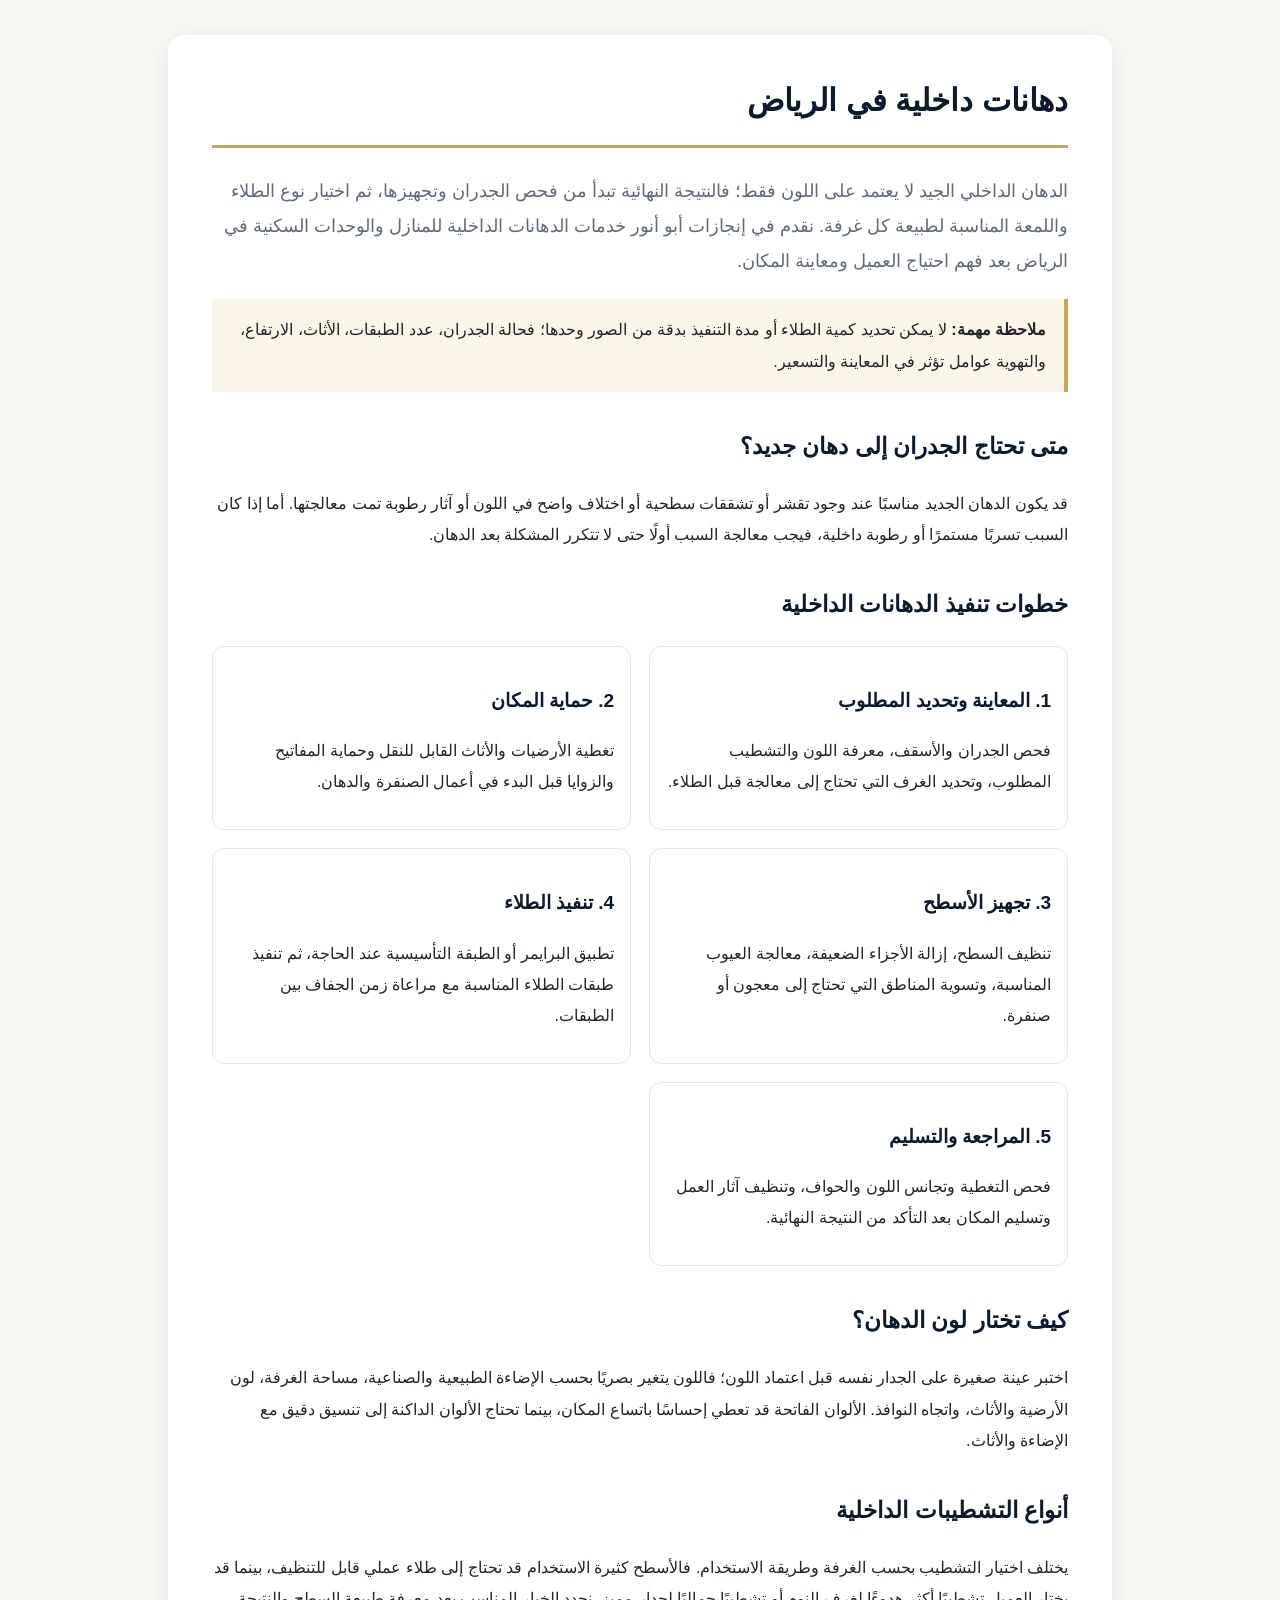
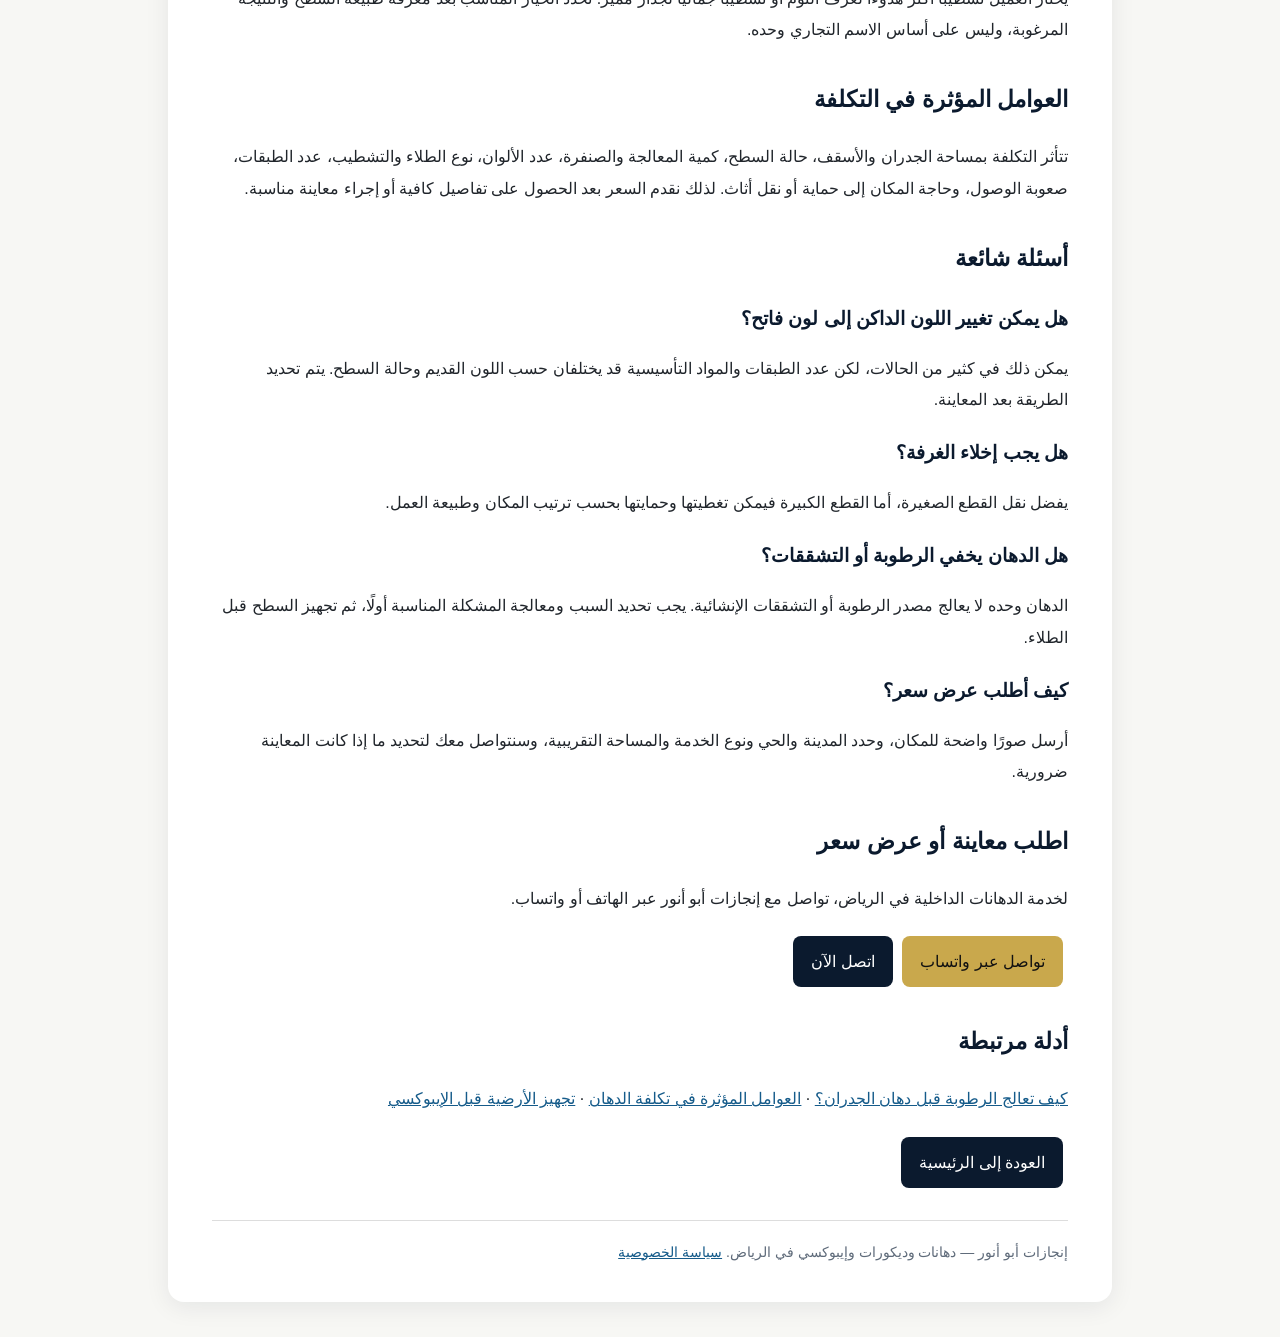
<file: interior-painting.html>
<!doctype html>
<html lang="ar" dir="rtl">
<head>
<script async src="https://pagead2.googlesyndication.com/pagead/js/adsbygoogle.js?client=ca-pub-9885910070775140"
     crossorigin="anonymous"></script>
  <meta charset="utf-8">
  <meta name="viewport" content="width=device-width, initial-scale=1">
  <title>دهانات داخلية في الرياض | إنجازات أبو أنور</title>
  <meta name="description" content="دليل وخدمة الدهانات الداخلية في الرياض: تجهيز الجدران، اختيار الألوان، أنواع التشطيبات، خطوات التنفيذ والعوامل المؤثرة في التكلفة.">
  <link rel="canonical" href="https://www.enjazaty.com/interior-painting.html">
  <style>
    :root{--navy:#0b1a2e;--gold:#c9a84c;--text:#20252b;--muted:#5f6b7a;--bg:#f7f7f4;--card:#fff}
    *{box-sizing:border-box} body{margin:0;background:var(--bg);color:var(--text);font-family:Tahoma,Arial,sans-serif;line-height:1.95}
    .wrap{max-width:980px;margin:35px auto;padding:0 18px}.card{background:var(--card);padding:36px 44px;border-radius:16px;box-shadow:0 5px 25px rgba(11,26,46,.08)}
    h1{margin-top:0;color:var(--navy);font-size:31px;border-bottom:3px solid var(--gold);padding-bottom:14px}h2{color:var(--navy);font-size:23px;margin-top:32px}h3{color:var(--navy);font-size:19px;margin-bottom:4px}
    p,li{font-size:16px} .intro{font-size:18px;color:var(--muted)} .box{background:#f9f5e8;border-right:4px solid var(--gold);padding:15px 18px;margin:20px 0}
    .grid{display:grid;grid-template-columns:repeat(2,minmax(0,1fr));gap:18px}.item{border:1px solid #e5e7eb;border-radius:12px;padding:16px;background:#fff}
    a{color:#155b8a}.button{display:inline-block;background:var(--navy);color:#fff;padding:10px 18px;border-radius:8px;text-decoration:none;margin:6px 5px 0 0}.button.gold{background:var(--gold);color:#111}
    footer{margin-top:32px;padding-top:18px;border-top:1px solid #ddd;color:var(--muted);font-size:14px}@media(max-width:650px){.card{padding:25px 20px}h1{font-size:25px}.grid{grid-template-columns:1fr}}
  </style>
</head>
<body>
  <main class="wrap">
    <article class="card">
      <h1>دهانات داخلية في الرياض</h1>
      <p class="intro">الدهان الداخلي الجيد لا يعتمد على اللون فقط؛ فالنتيجة النهائية تبدأ من فحص الجدران وتجهيزها، ثم اختيار نوع الطلاء واللمعة المناسبة لطبيعة كل غرفة. نقدم في إنجازات أبو أنور خدمات الدهانات الداخلية للمنازل والوحدات السكنية في الرياض بعد فهم احتياج العميل ومعاينة المكان.</p>

      <div class="box"><strong>ملاحظة مهمة:</strong> لا يمكن تحديد كمية الطلاء أو مدة التنفيذ بدقة من الصور وحدها؛ فحالة الجدران، عدد الطبقات، الأثاث، الارتفاع، والتهوية عوامل تؤثر في المعاينة والتسعير.</div>

      <h2>متى تحتاج الجدران إلى دهان جديد؟</h2>
      <p>قد يكون الدهان الجديد مناسبًا عند وجود تقشر أو تشققات سطحية أو اختلاف واضح في اللون أو آثار رطوبة تمت معالجتها. أما إذا كان السبب تسربًا مستمرًا أو رطوبة داخلية، فيجب معالجة السبب أولًا حتى لا تتكرر المشكلة بعد الدهان.</p>

      <h2>خطوات تنفيذ الدهانات الداخلية</h2>
      <div class="grid">
        <section class="item"><h3>1. المعاينة وتحديد المطلوب</h3><p>فحص الجدران والأسقف، معرفة اللون والتشطيب المطلوب، وتحديد الغرف التي تحتاج إلى معالجة قبل الطلاء.</p></section>
        <section class="item"><h3>2. حماية المكان</h3><p>تغطية الأرضيات والأثاث القابل للنقل وحماية المفاتيح والزوايا قبل البدء في أعمال الصنفرة والدهان.</p></section>
        <section class="item"><h3>3. تجهيز الأسطح</h3><p>تنظيف السطح، إزالة الأجزاء الضعيفة، معالجة العيوب المناسبة، وتسوية المناطق التي تحتاج إلى معجون أو صنفرة.</p></section>
        <section class="item"><h3>4. تنفيذ الطلاء</h3><p>تطبيق البرايمر أو الطبقة التأسيسية عند الحاجة، ثم تنفيذ طبقات الطلاء المناسبة مع مراعاة زمن الجفاف بين الطبقات.</p></section>
        <section class="item"><h3>5. المراجعة والتسليم</h3><p>فحص التغطية وتجانس اللون والحواف، وتنظيف آثار العمل وتسليم المكان بعد التأكد من النتيجة النهائية.</p></section>
      </div>

      <h2>كيف تختار لون الدهان؟</h2>
      <p>اختبر عينة صغيرة على الجدار نفسه قبل اعتماد اللون؛ فاللون يتغير بصريًا بحسب الإضاءة الطبيعية والصناعية، مساحة الغرفة، لون الأرضية والأثاث، واتجاه النوافذ. الألوان الفاتحة قد تعطي إحساسًا باتساع المكان، بينما تحتاج الألوان الداكنة إلى تنسيق دقيق مع الإضاءة والأثاث.</p>

      <h2>أنواع التشطيبات الداخلية</h2>
      <p>يختلف اختيار التشطيب بحسب الغرفة وطريقة الاستخدام. فالأسطح كثيرة الاستخدام قد تحتاج إلى طلاء عملي قابل للتنظيف، بينما قد يختار العميل تشطيبًا أكثر هدوءًا لغرف النوم أو تشطيبًا جماليًا لجدار مميز. نحدد الخيار المناسب بعد معرفة طبيعة السطح والنتيجة المرغوبة، وليس على أساس الاسم التجاري وحده.</p>

      <h2>العوامل المؤثرة في التكلفة</h2>
      <p>تتأثر التكلفة بمساحة الجدران والأسقف، حالة السطح، كمية المعالجة والصنفرة، عدد الألوان، نوع الطلاء والتشطيب، عدد الطبقات، صعوبة الوصول، وحاجة المكان إلى حماية أو نقل أثاث. لذلك نقدم السعر بعد الحصول على تفاصيل كافية أو إجراء معاينة مناسبة.</p>

      <h2>أسئلة شائعة</h2>
      <h3>هل يمكن تغيير اللون الداكن إلى لون فاتح؟</h3>
      <p>يمكن ذلك في كثير من الحالات، لكن عدد الطبقات والمواد التأسيسية قد يختلفان حسب اللون القديم وحالة السطح. يتم تحديد الطريقة بعد المعاينة.</p>
      <h3>هل يجب إخلاء الغرفة؟</h3>
      <p>يفضل نقل القطع الصغيرة، أما القطع الكبيرة فيمكن تغطيتها وحمايتها بحسب ترتيب المكان وطبيعة العمل.</p>
      <h3>هل الدهان يخفي الرطوبة أو التشققات؟</h3>
      <p>الدهان وحده لا يعالج مصدر الرطوبة أو التشققات الإنشائية. يجب تحديد السبب ومعالجة المشكلة المناسبة أولًا، ثم تجهيز السطح قبل الطلاء.</p>
      <h3>كيف أطلب عرض سعر؟</h3>
      <p>أرسل صورًا واضحة للمكان، وحدد المدينة والحي ونوع الخدمة والمساحة التقريبية، وسنتواصل معك لتحديد ما إذا كانت المعاينة ضرورية.</p>

      <h2>اطلب معاينة أو عرض سعر</h2>
      <p>لخدمة الدهانات الداخلية في الرياض، تواصل مع إنجازات أبو أنور عبر الهاتف أو واتساب.</p>
      <a class="button gold" href="https://wa.me/966558867206" rel="noopener noreferrer">تواصل عبر واتساب</a>
      <a class="button" href="tel:0558867206">اتصل الآن</a>

      <h2>أدلة مرتبطة</h2>
      <p><a href="moisture-before-painting.html">كيف تعالج الرطوبة قبل دهان الجدران؟</a> · <a href="paint-cost-riyadh.html">العوامل المؤثرة في تكلفة الدهان</a> · <a href="epoxy-preparation.html">تجهيز الأرضية قبل الإيبوكسي</a></p>

      <a class="button" href="/">العودة إلى الرئيسية</a>

      <footer>إنجازات أبو أنور — دهانات وديكورات وإيبوكسي في الرياض. <a href="privacy.html">سياسة الخصوصية</a></footer>
    </article>
  </main>
</body>
</html>
</file>
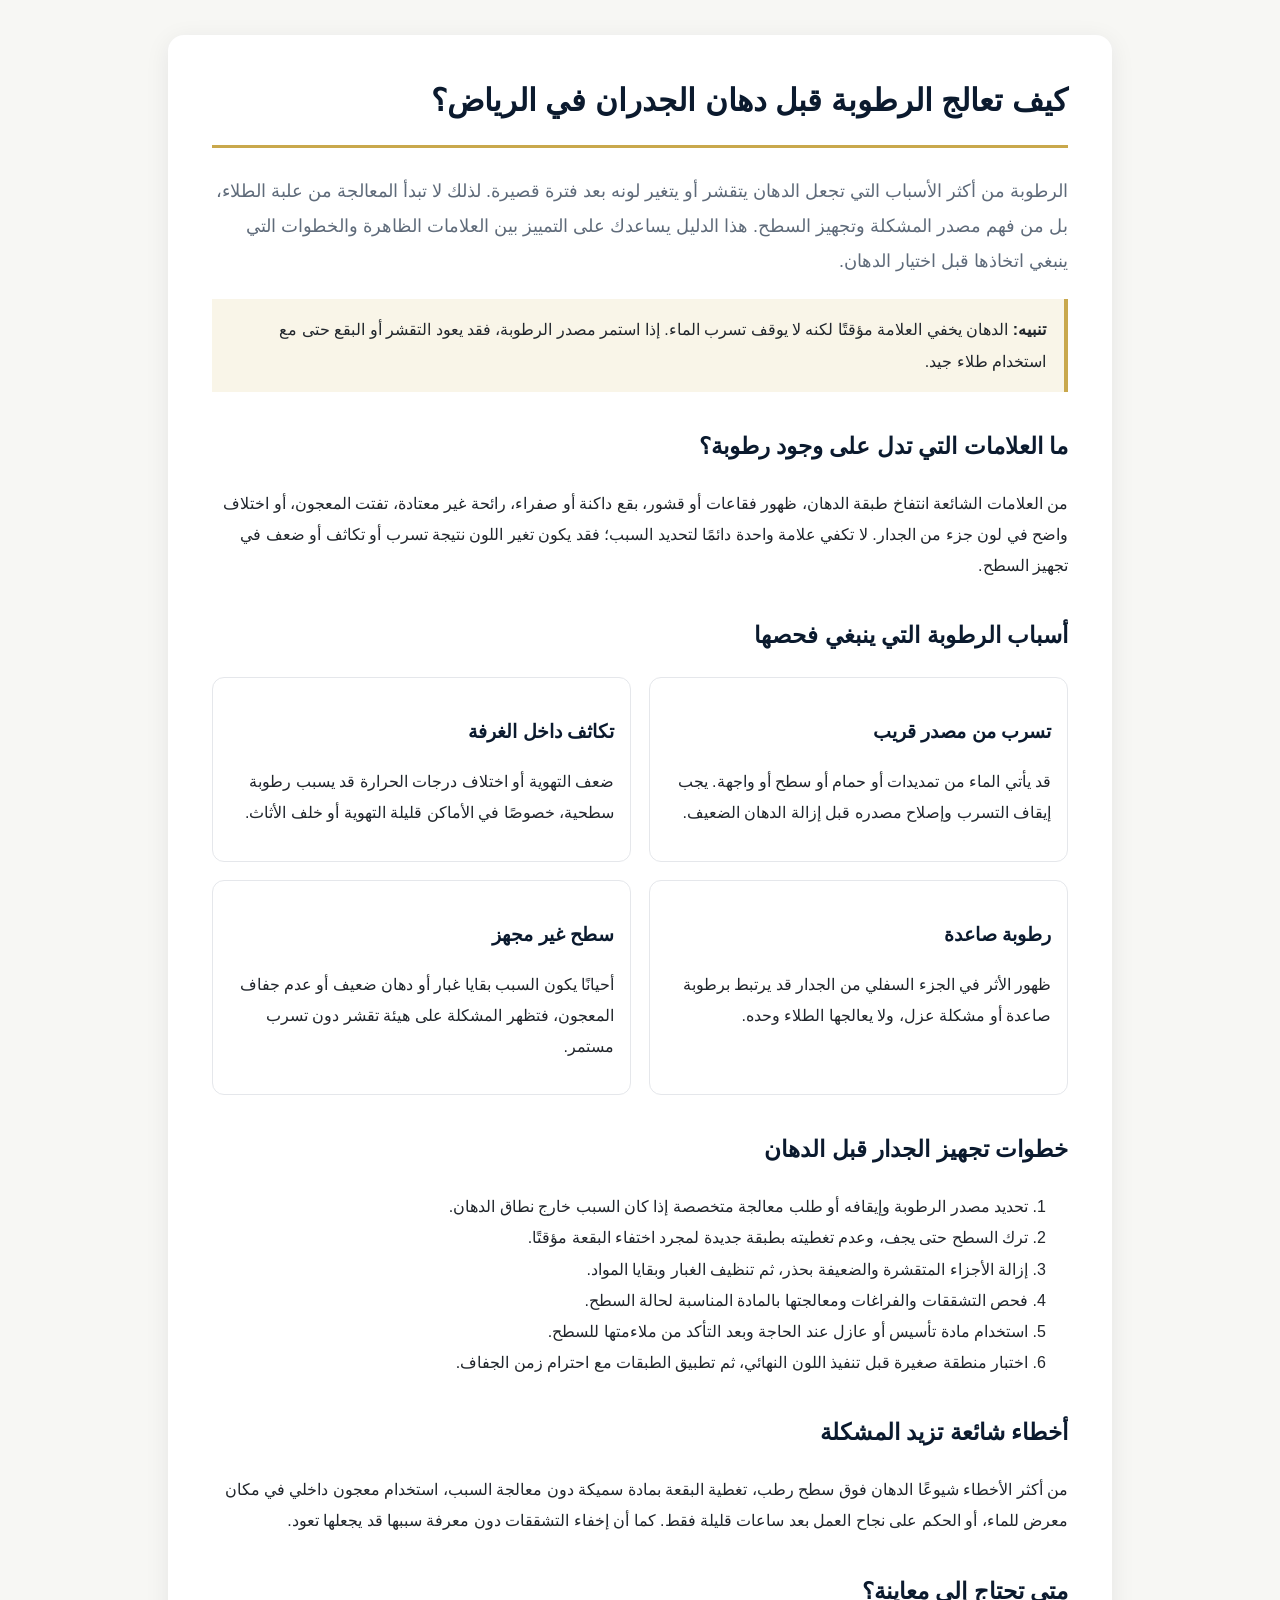
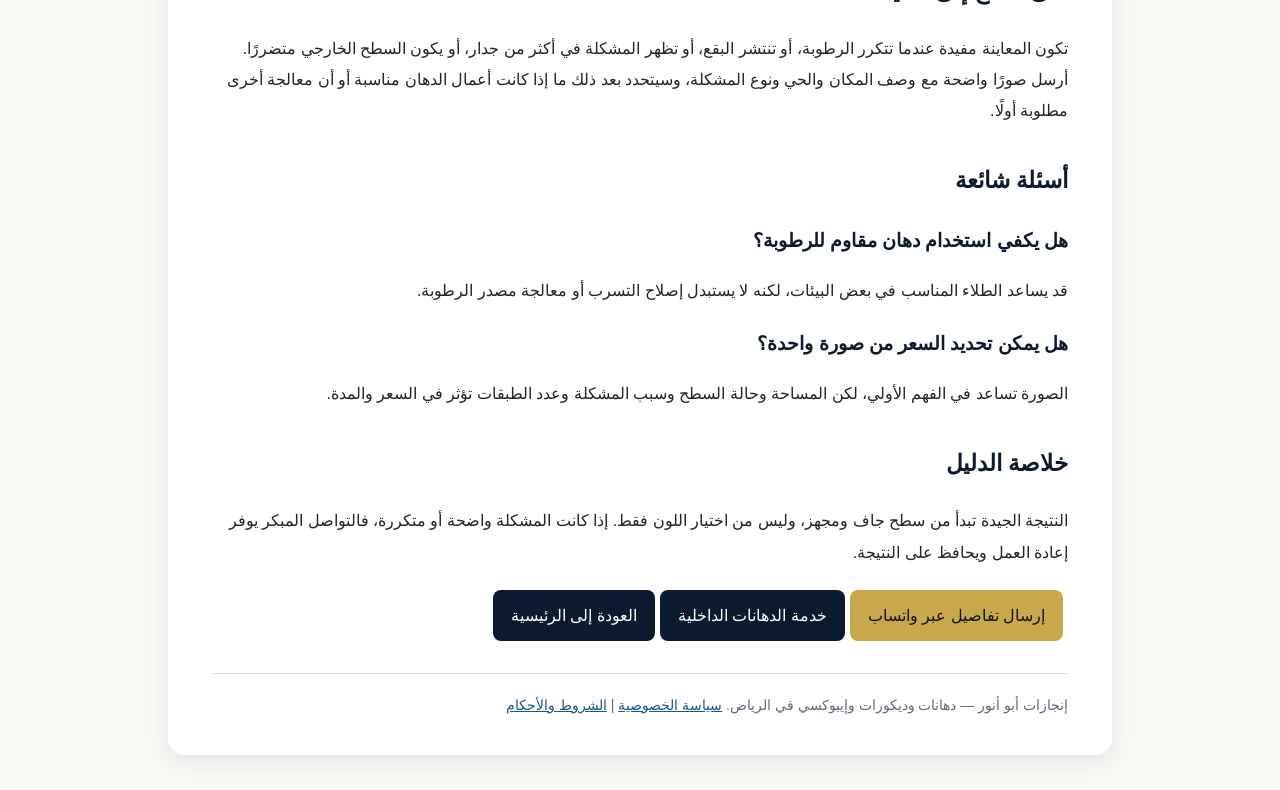
<file: moisture-before-painting.html>
<!doctype html>
<html lang="ar" dir="rtl">
<head>
  <script async src="https://pagead2.googlesyndication.com/pagead/js/adsbygoogle.js?client=ca-pub-9885910070775140"
     crossorigin="anonymous"></script>
  <meta charset="utf-8">
  <meta name="viewport" content="width=device-width, initial-scale=1">
  <title>كيف تعالج الرطوبة قبل دهان الجدران في الرياض؟ | إنجازات أبو أنور</title>
  <meta name="description" content="دليل عملي لمعرفة علامات الرطوبة وتجهيز الجدران قبل الدهان في الرياض، مع توضيح الأخطاء التي تسبب عودة التقشر والبقع.">
  <link rel="canonical" href="https://www.enjazaty.com/moisture-before-painting.html">
  <style>
    :root{--navy:#0b1a2e;--gold:#c9a84c;--text:#20252b;--muted:#5f6b7a;--bg:#f7f7f4;--card:#fff}*{box-sizing:border-box}body{margin:0;background:var(--bg);color:var(--text);font-family:Tahoma,Arial,sans-serif;line-height:1.95}.wrap{max-width:980px;margin:35px auto;padding:0 18px}.card{background:var(--card);padding:36px 44px;border-radius:16px;box-shadow:0 5px 25px rgba(11,26,46,.08)}h1{margin-top:0;color:var(--navy);font-size:31px;border-bottom:3px solid var(--gold);padding-bottom:14px}h2{color:var(--navy);font-size:23px;margin-top:32px}h3{color:var(--navy);font-size:19px;margin-bottom:4px}p,li{font-size:16px}.intro{font-size:18px;color:var(--muted)}.box{background:#f9f5e8;border-right:4px solid var(--gold);padding:15px 18px;margin:20px 0}.grid{display:grid;grid-template-columns:repeat(2,minmax(0,1fr));gap:18px}.item{border:1px solid #e5e7eb;border-radius:12px;padding:16px;background:#fff}a{color:#155b8a}.button{display:inline-block;background:var(--navy);color:#fff;padding:10px 18px;border-radius:8px;text-decoration:none;margin:6px 5px 0 0}.button.gold{background:var(--gold);color:#111}footer{margin-top:32px;padding-top:18px;border-top:1px solid #ddd;color:var(--muted);font-size:14px}@media(max-width:650px){.card{padding:25px 20px}h1{font-size:25px}.grid{grid-template-columns:1fr}}
  </style>
</head>
<body><main class="wrap"><article class="card">
<h1>كيف تعالج الرطوبة قبل دهان الجدران في الرياض؟</h1>
<p class="intro">الرطوبة من أكثر الأسباب التي تجعل الدهان يتقشر أو يتغير لونه بعد فترة قصيرة. لذلك لا تبدأ المعالجة من علبة الطلاء، بل من فهم مصدر المشكلة وتجهيز السطح. هذا الدليل يساعدك على التمييز بين العلامات الظاهرة والخطوات التي ينبغي اتخاذها قبل اختيار الدهان.</p>
<div class="box"><strong>تنبيه:</strong> الدهان يخفي العلامة مؤقتًا لكنه لا يوقف تسرب الماء. إذا استمر مصدر الرطوبة، فقد يعود التقشر أو البقع حتى مع استخدام طلاء جيد.</div>
<h2>ما العلامات التي تدل على وجود رطوبة؟</h2>
<p>من العلامات الشائعة انتفاخ طبقة الدهان، ظهور فقاعات أو قشور، بقع داكنة أو صفراء، رائحة غير معتادة، تفتت المعجون، أو اختلاف واضح في لون جزء من الجدار. لا تكفي علامة واحدة دائمًا لتحديد السبب؛ فقد يكون تغير اللون نتيجة تسرب أو تكاثف أو ضعف في تجهيز السطح.</p>
<h2>أسباب الرطوبة التي ينبغي فحصها</h2>
<div class="grid"><section class="item"><h3>تسرب من مصدر قريب</h3><p>قد يأتي الماء من تمديدات أو حمام أو سطح أو واجهة. يجب إيقاف التسرب وإصلاح مصدره قبل إزالة الدهان الضعيف.</p></section><section class="item"><h3>تكاثف داخل الغرفة</h3><p>ضعف التهوية أو اختلاف درجات الحرارة قد يسبب رطوبة سطحية، خصوصًا في الأماكن قليلة التهوية أو خلف الأثاث.</p></section><section class="item"><h3>رطوبة صاعدة</h3><p>ظهور الأثر في الجزء السفلي من الجدار قد يرتبط برطوبة صاعدة أو مشكلة عزل، ولا يعالجها الطلاء وحده.</p></section><section class="item"><h3>سطح غير مجهز</h3><p>أحيانًا يكون السبب بقايا غبار أو دهان ضعيف أو عدم جفاف المعجون، فتظهر المشكلة على هيئة تقشر دون تسرب مستمر.</p></section></div>
<h2>خطوات تجهيز الجدار قبل الدهان</h2>
<ol><li>تحديد مصدر الرطوبة وإيقافه أو طلب معالجة متخصصة إذا كان السبب خارج نطاق الدهان.</li><li>ترك السطح حتى يجف، وعدم تغطيته بطبقة جديدة لمجرد اختفاء البقعة مؤقتًا.</li><li>إزالة الأجزاء المتقشرة والضعيفة بحذر، ثم تنظيف الغبار وبقايا المواد.</li><li>فحص التشققات والفراغات ومعالجتها بالمادة المناسبة لحالة السطح.</li><li>استخدام مادة تأسيس أو عازل عند الحاجة وبعد التأكد من ملاءمتها للسطح.</li><li>اختبار منطقة صغيرة قبل تنفيذ اللون النهائي، ثم تطبيق الطبقات مع احترام زمن الجفاف.</li></ol>
<h2>أخطاء شائعة تزيد المشكلة</h2><p>من أكثر الأخطاء شيوعًا الدهان فوق سطح رطب، تغطية البقعة بمادة سميكة دون معالجة السبب، استخدام معجون داخلي في مكان معرض للماء، أو الحكم على نجاح العمل بعد ساعات قليلة فقط. كما أن إخفاء التشققات دون معرفة سببها قد يجعلها تعود.</p>
<h2>متى تحتاج إلى معاينة؟</h2><p>تكون المعاينة مفيدة عندما تتكرر الرطوبة، أو تنتشر البقع، أو تظهر المشكلة في أكثر من جدار، أو يكون السطح الخارجي متضررًا. أرسل صورًا واضحة مع وصف المكان والحي ونوع المشكلة، وسيتحدد بعد ذلك ما إذا كانت أعمال الدهان مناسبة أو أن معالجة أخرى مطلوبة أولًا.</p>
<h2>أسئلة شائعة</h2><h3>هل يكفي استخدام دهان مقاوم للرطوبة؟</h3><p>قد يساعد الطلاء المناسب في بعض البيئات، لكنه لا يستبدل إصلاح التسرب أو معالجة مصدر الرطوبة.</p><h3>هل يمكن تحديد السعر من صورة واحدة؟</h3><p>الصورة تساعد في الفهم الأولي، لكن المساحة وحالة السطح وسبب المشكلة وعدد الطبقات تؤثر في السعر والمدة.</p>
<h2>خلاصة الدليل</h2><p>النتيجة الجيدة تبدأ من سطح جاف ومجهز، وليس من اختيار اللون فقط. إذا كانت المشكلة واضحة أو متكررة، فالتواصل المبكر يوفر إعادة العمل ويحافظ على النتيجة.</p>
<a class="button gold" href="https://wa.me/966558867206" rel="noopener noreferrer">إرسال تفاصيل عبر واتساب</a><a class="button" href="interior-painting.html">خدمة الدهانات الداخلية</a><a class="button" href="/">العودة إلى الرئيسية</a>
<footer>إنجازات أبو أنور — دهانات وديكورات وإيبوكسي في الرياض. <a href="privacy.html">سياسة الخصوصية</a> | <a href="terms.html">الشروط والأحكام</a></footer>
</article></main></body></html>
</file>
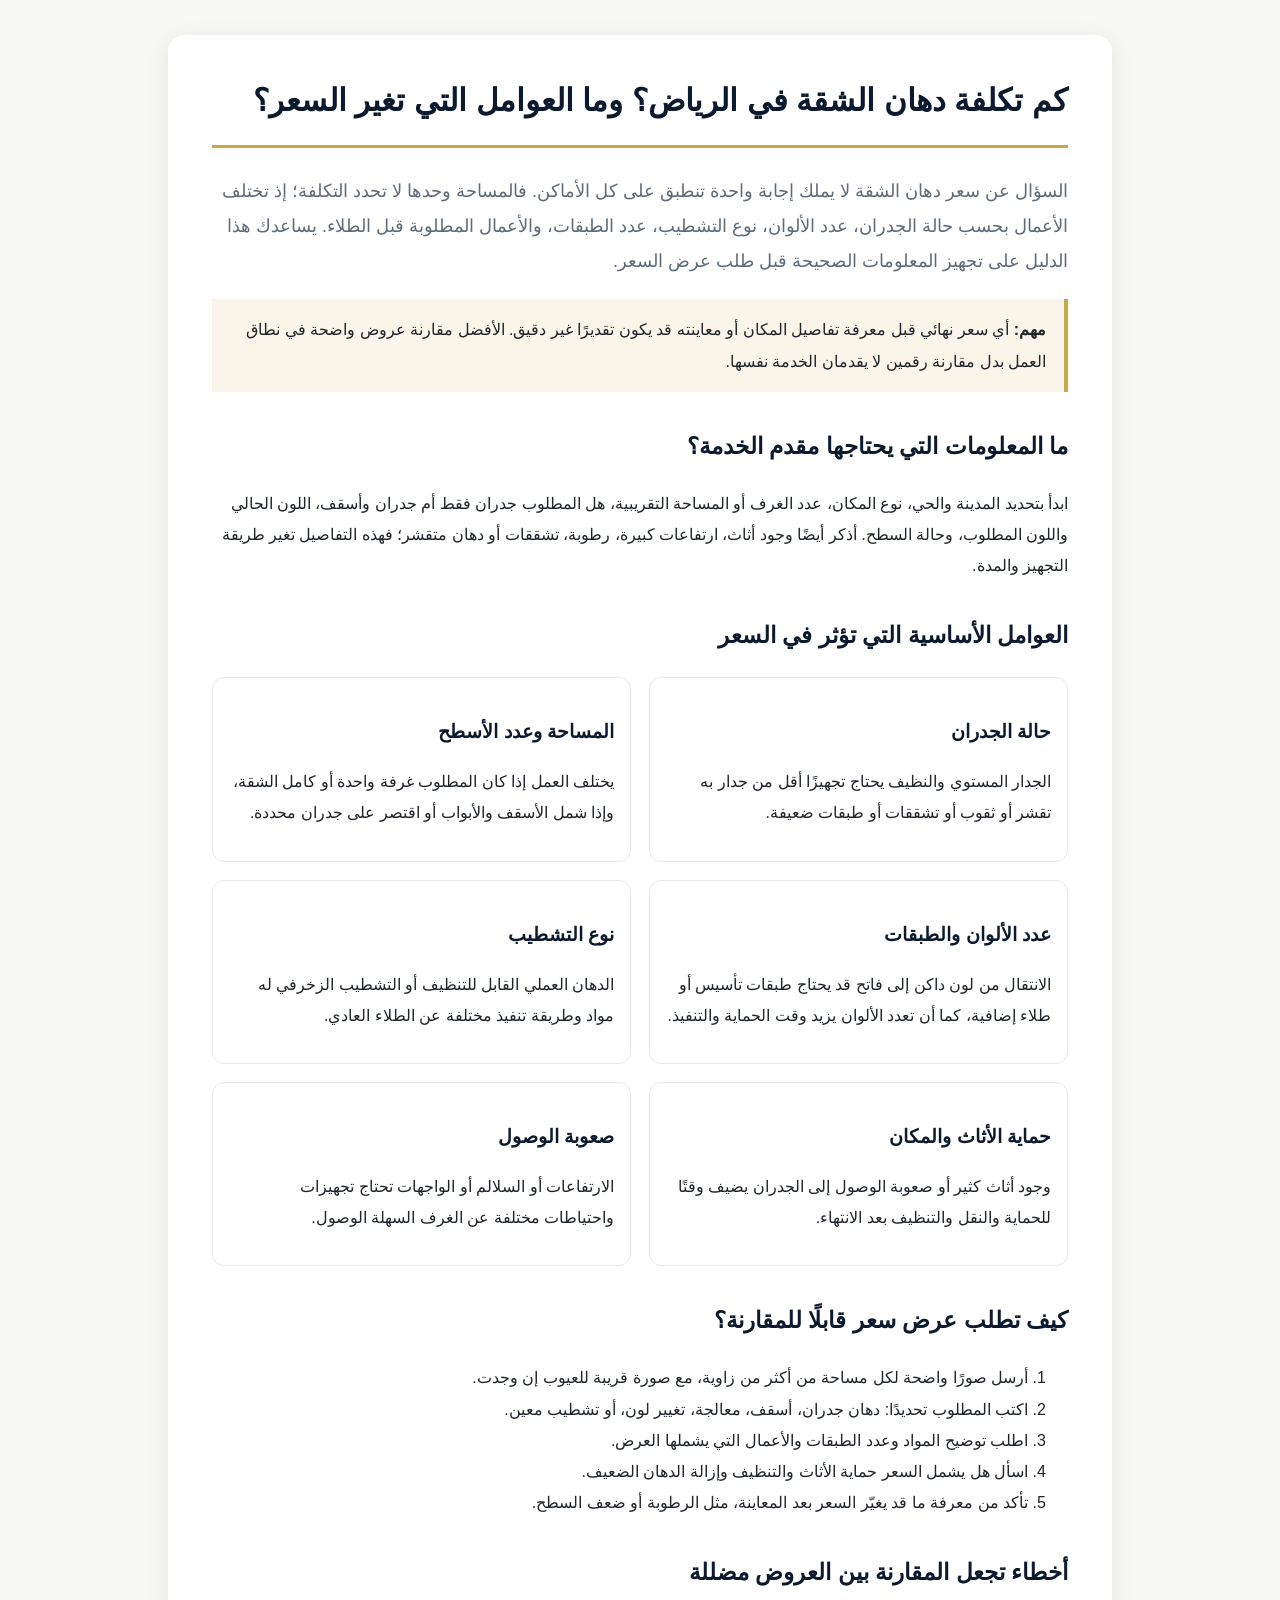
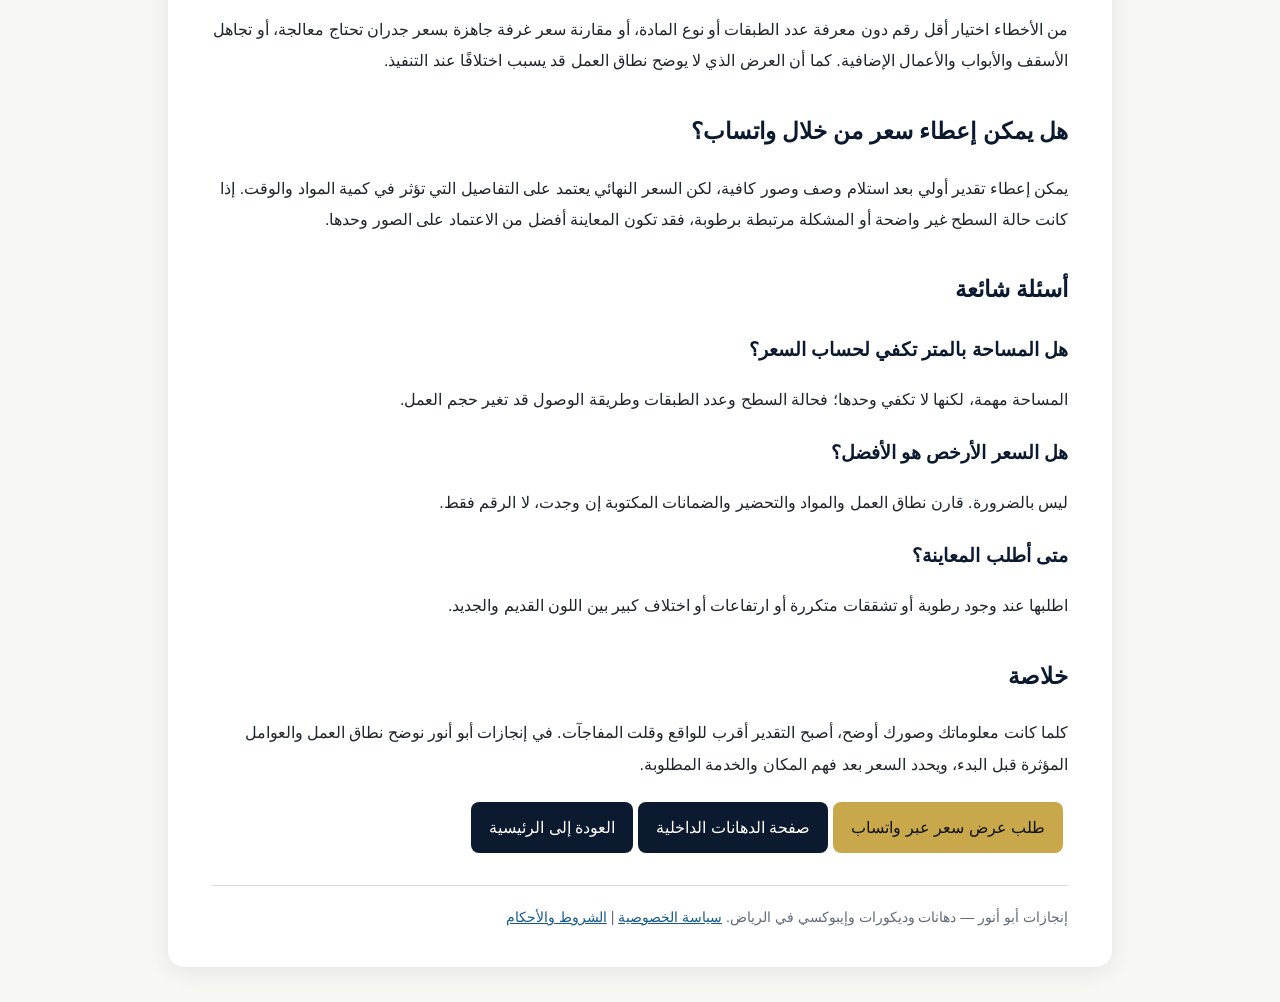
<file: paint-cost-riyadh.html>
<!doctype html>
<html lang="ar" dir="rtl">
<head>
  <script async src="https://pagead2.googlesyndication.com/pagead/js/adsbygoogle.js?client=ca-pub-9885910070775140"
     crossorigin="anonymous"></script>
  <meta charset="utf-8"><meta name="viewport" content="width=device-width, initial-scale=1"><title>كم تكلفة دهان الشقة في الرياض؟ العوامل المؤثرة | إنجازات أبو أنور</title><meta name="description" content="دليل عملي لفهم تكلفة دهان الشقق والمنازل في الرياض والعوامل التي تؤثر في السعر قبل طلب عرض السعر."><link rel="canonical" href="https://www.enjazaty.com/paint-cost-riyadh.html"><style>:root{--navy:#0b1a2e;--gold:#c9a84c;--text:#20252b;--muted:#5f6b7a;--bg:#f7f7f4;--card:#fff}*{box-sizing:border-box}body{margin:0;background:var(--bg);color:var(--text);font-family:Tahoma,Arial,sans-serif;line-height:1.95}.wrap{max-width:980px;margin:35px auto;padding:0 18px}.card{background:var(--card);padding:36px 44px;border-radius:16px;box-shadow:0 5px 25px rgba(11,26,46,.08)}h1{margin-top:0;color:var(--navy);font-size:31px;border-bottom:3px solid var(--gold);padding-bottom:14px}h2{color:var(--navy);font-size:23px;margin-top:32px}h3{color:var(--navy);font-size:19px;margin-bottom:4px}p,li{font-size:16px}.intro{font-size:18px;color:var(--muted)}.box{background:#f9f5e8;border-right:4px solid var(--gold);padding:15px 18px;margin:20px 0}.grid{display:grid;grid-template-columns:repeat(2,minmax(0,1fr));gap:18px}.item{border:1px solid #e5e7eb;border-radius:12px;padding:16px;background:#fff}a{color:#155b8a}.button{display:inline-block;background:var(--navy);color:#fff;padding:10px 18px;border-radius:8px;text-decoration:none;margin:6px 5px 0 0}.button.gold{background:var(--gold);color:#111}footer{margin-top:32px;padding-top:18px;border-top:1px solid #ddd;color:var(--muted);font-size:14px}@media(max-width:650px){.card{padding:25px 20px}h1{font-size:25px}.grid{grid-template-columns:1fr}}</style></head>
<body><main class="wrap"><article class="card">
<h1>كم تكلفة دهان الشقة في الرياض؟ وما العوامل التي تغير السعر؟</h1>
<p class="intro">السؤال عن سعر دهان الشقة لا يملك إجابة واحدة تنطبق على كل الأماكن. فالمساحة وحدها لا تحدد التكلفة؛ إذ تختلف الأعمال بحسب حالة الجدران، عدد الألوان، نوع التشطيب، عدد الطبقات، والأعمال المطلوبة قبل الطلاء. يساعدك هذا الدليل على تجهيز المعلومات الصحيحة قبل طلب عرض السعر.</p>
<div class="box"><strong>مهم:</strong> أي سعر نهائي قبل معرفة تفاصيل المكان أو معاينته قد يكون تقديرًا غير دقيق. الأفضل مقارنة عروض واضحة في نطاق العمل بدل مقارنة رقمين لا يقدمان الخدمة نفسها.</div>
<h2>ما المعلومات التي يحتاجها مقدم الخدمة؟</h2><p>ابدأ بتحديد المدينة والحي، نوع المكان، عدد الغرف أو المساحة التقريبية، هل المطلوب جدران فقط أم جدران وأسقف، اللون الحالي واللون المطلوب، وحالة السطح. أذكر أيضًا وجود أثاث، ارتفاعات كبيرة، رطوبة، تشققات أو دهان متقشر؛ فهذه التفاصيل تغير طريقة التجهيز والمدة.</p>
<h2>العوامل الأساسية التي تؤثر في السعر</h2><div class="grid"><section class="item"><h3>حالة الجدران</h3><p>الجدار المستوي والنظيف يحتاج تجهيزًا أقل من جدار به تقشر أو ثقوب أو تشققات أو طبقات ضعيفة.</p></section><section class="item"><h3>المساحة وعدد الأسطح</h3><p>يختلف العمل إذا كان المطلوب غرفة واحدة أو كامل الشقة، وإذا شمل الأسقف والأبواب أو اقتصر على جدران محددة.</p></section><section class="item"><h3>عدد الألوان والطبقات</h3><p>الانتقال من لون داكن إلى فاتح قد يحتاج طبقات تأسيس أو طلاء إضافية، كما أن تعدد الألوان يزيد وقت الحماية والتنفيذ.</p></section><section class="item"><h3>نوع التشطيب</h3><p>الدهان العملي القابل للتنظيف أو التشطيب الزخرفي له مواد وطريقة تنفيذ مختلفة عن الطلاء العادي.</p></section><section class="item"><h3>حماية الأثاث والمكان</h3><p>وجود أثاث كثير أو صعوبة الوصول إلى الجدران يضيف وقتًا للحماية والنقل والتنظيف بعد الانتهاء.</p></section><section class="item"><h3>صعوبة الوصول</h3><p>الارتفاعات أو السلالم أو الواجهات تحتاج تجهيزات واحتياطات مختلفة عن الغرف السهلة الوصول.</p></section></div>
<h2>كيف تطلب عرض سعر قابلًا للمقارنة؟</h2><ol><li>أرسل صورًا واضحة لكل مساحة من أكثر من زاوية، مع صورة قريبة للعيوب إن وجدت.</li><li>اكتب المطلوب تحديدًا: دهان جدران، أسقف، معالجة، تغيير لون، أو تشطيب معين.</li><li>اطلب توضيح المواد وعدد الطبقات والأعمال التي يشملها العرض.</li><li>اسأل هل يشمل السعر حماية الأثاث والتنظيف وإزالة الدهان الضعيف.</li><li>تأكد من معرفة ما قد يغيّر السعر بعد المعاينة، مثل الرطوبة أو ضعف السطح.</li></ol>
<h2>أخطاء تجعل المقارنة بين العروض مضللة</h2><p>من الأخطاء اختيار أقل رقم دون معرفة عدد الطبقات أو نوع المادة، أو مقارنة سعر غرفة جاهزة بسعر جدران تحتاج معالجة، أو تجاهل الأسقف والأبواب والأعمال الإضافية. كما أن العرض الذي لا يوضح نطاق العمل قد يسبب اختلافًا عند التنفيذ.</p>
<h2>هل يمكن إعطاء سعر من خلال واتساب؟</h2><p>يمكن إعطاء تقدير أولي بعد استلام وصف وصور كافية، لكن السعر النهائي يعتمد على التفاصيل التي تؤثر في كمية المواد والوقت. إذا كانت حالة السطح غير واضحة أو المشكلة مرتبطة برطوبة، فقد تكون المعاينة أفضل من الاعتماد على الصور وحدها.</p>
<h2>أسئلة شائعة</h2><h3>هل المساحة بالمتر تكفي لحساب السعر؟</h3><p>المساحة مهمة، لكنها لا تكفي وحدها؛ فحالة السطح وعدد الطبقات وطريقة الوصول قد تغير حجم العمل.</p><h3>هل السعر الأرخص هو الأفضل؟</h3><p>ليس بالضرورة. قارن نطاق العمل والمواد والتحضير والضمانات المكتوبة إن وجدت، لا الرقم فقط.</p><h3>متى أطلب المعاينة؟</h3><p>اطلبها عند وجود رطوبة أو تشققات متكررة أو ارتفاعات أو اختلاف كبير بين اللون القديم والجديد.</p>
<h2>خلاصة</h2><p>كلما كانت معلوماتك وصورك أوضح، أصبح التقدير أقرب للواقع وقلت المفاجآت. في إنجازات أبو أنور نوضح نطاق العمل والعوامل المؤثرة قبل البدء، ويحدد السعر بعد فهم المكان والخدمة المطلوبة.</p><a class="button gold" href="https://wa.me/966558867206" rel="noopener noreferrer">طلب عرض سعر عبر واتساب</a><a class="button" href="interior-painting.html">صفحة الدهانات الداخلية</a><a class="button" href="/">العودة إلى الرئيسية</a>
<footer>إنجازات أبو أنور — دهانات وديكورات وإيبوكسي في الرياض. <a href="privacy.html">سياسة الخصوصية</a> | <a href="terms.html">الشروط والأحكام</a></footer></article></main></body></html>
</file>
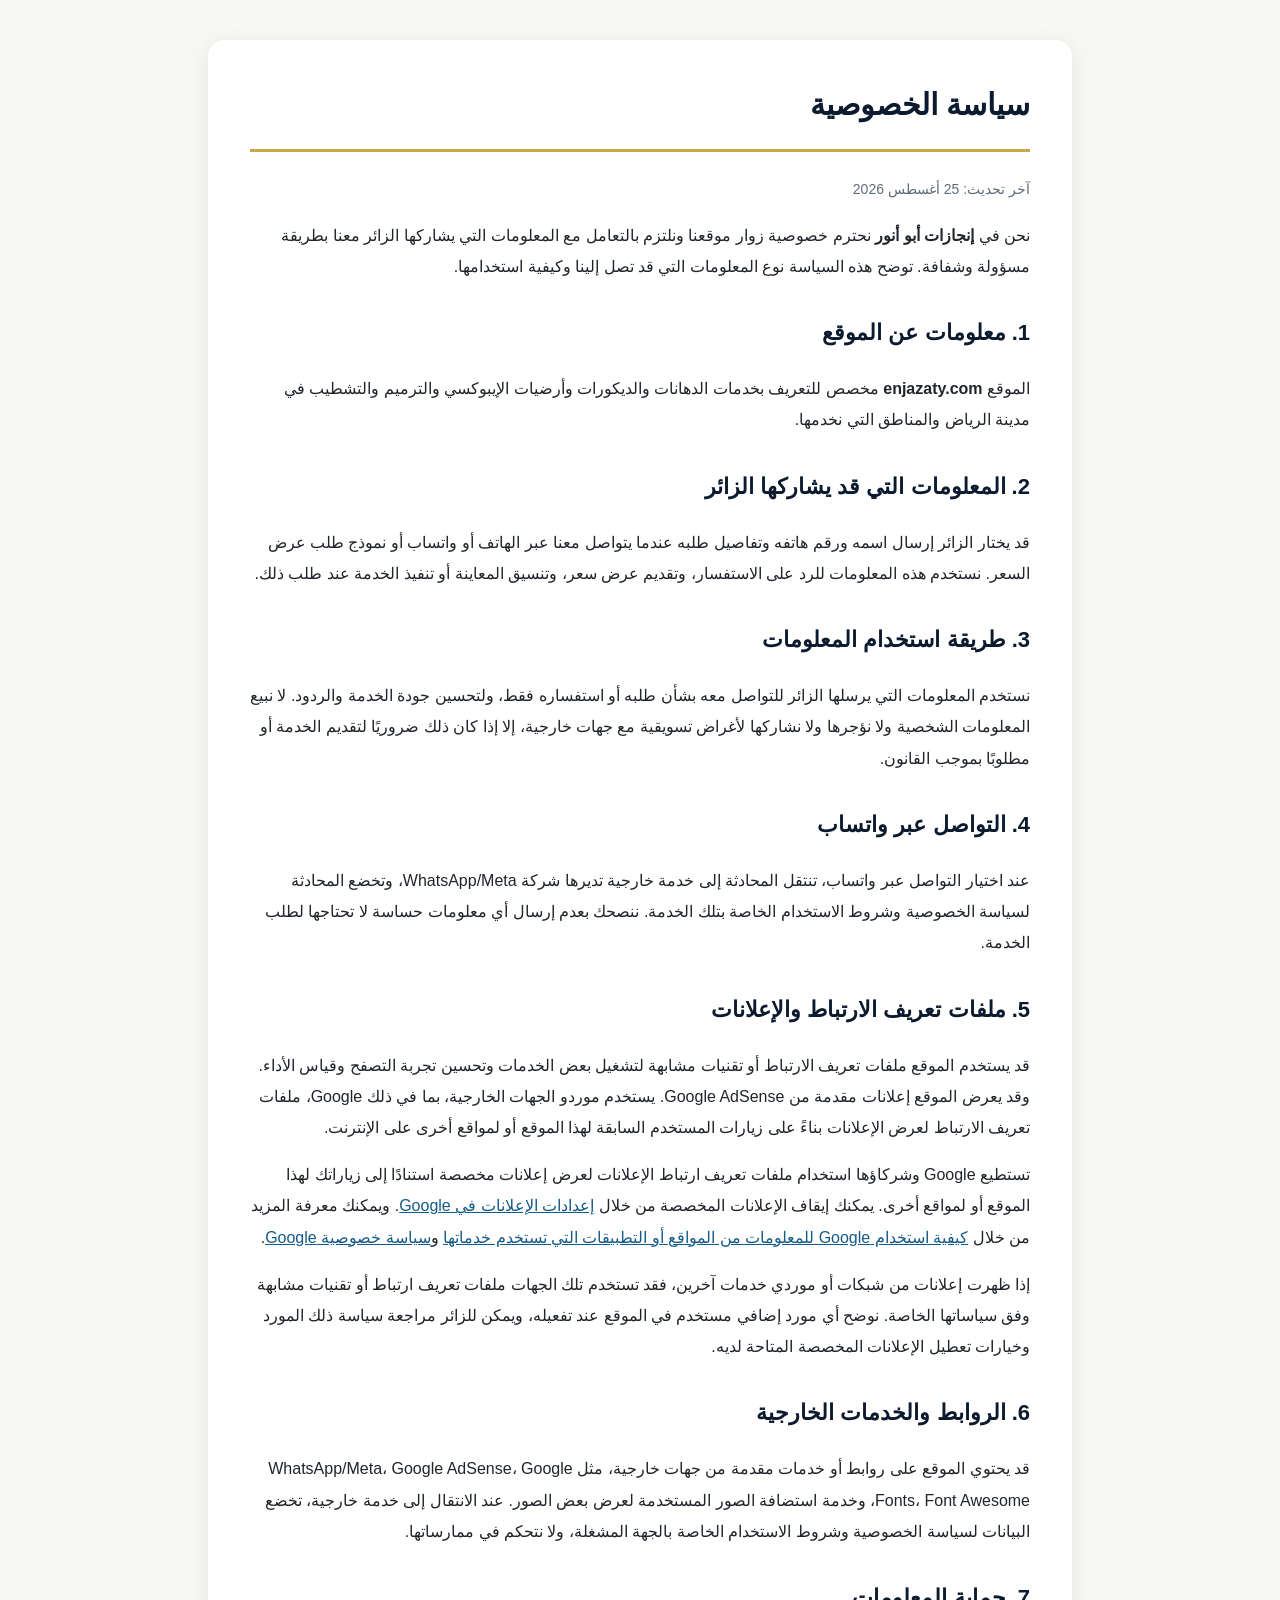
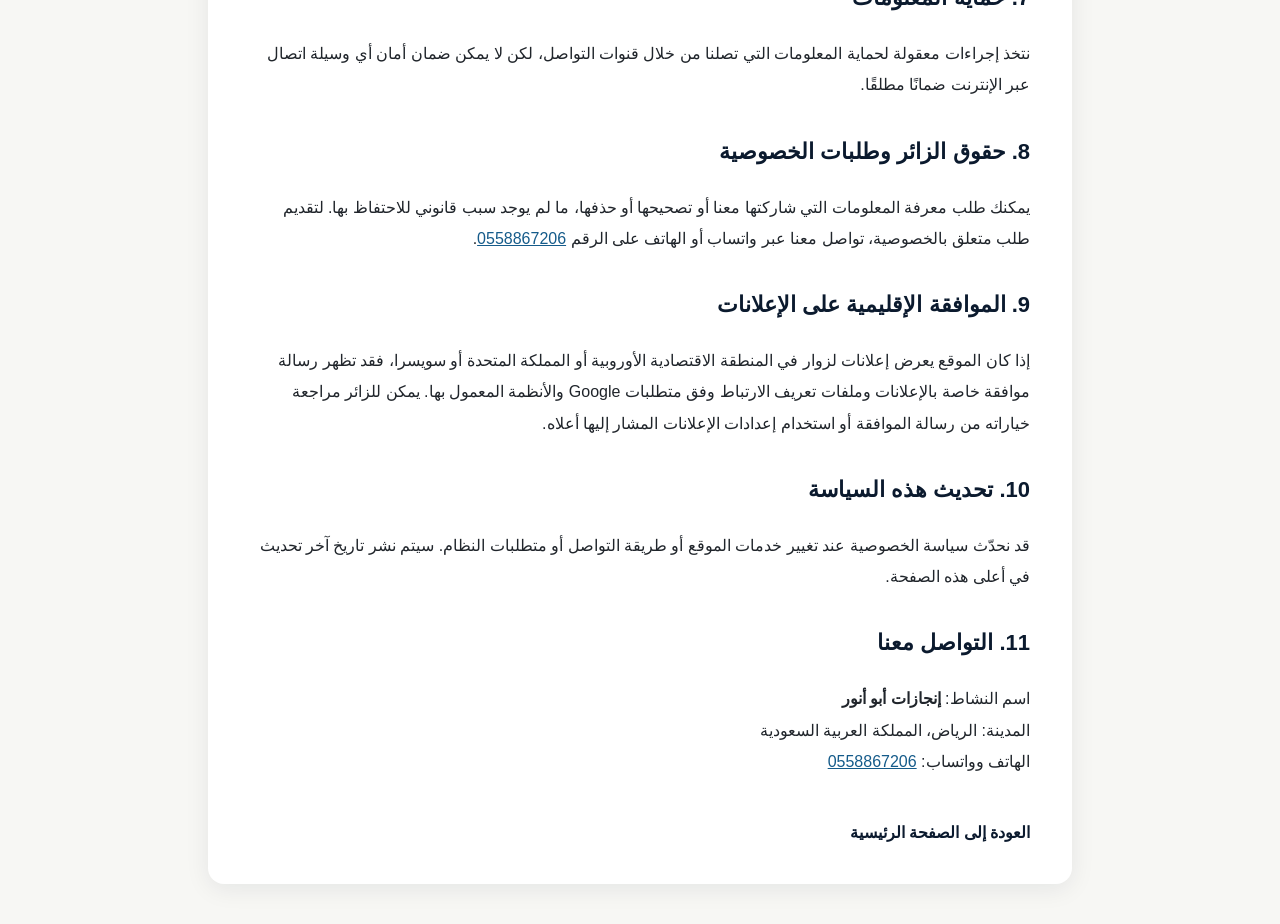
<file: privacy.html>
<!doctype html>
<html lang="ar" dir="rtl">
<head>
  <script async src="https://pagead2.googlesyndication.com/pagead/js/adsbygoogle.js?client=ca-pub-9885910070775140"
     crossorigin="anonymous"></script>
  <meta charset="utf-8">
  <meta name="viewport" content="width=device-width, initial-scale=1">
  <title>سياسة الخصوصية | إنجازات أبو أنور</title>
  <meta name="description" content="سياسة الخصوصية لموقع إنجازات أبو أنور لخدمات الدهانات والديكورات والإيبوكسي في الرياض.">
  <link rel="canonical" href="https://www.enjazaty.com/privacy.html">
  <style>
    :root{--navy:#0b1a2e;--gold:#c9a84c;--text:#20252b;--muted:#5f6b7a;--bg:#f7f7f4;--card:#fff}
    *{box-sizing:border-box} body{margin:0;background:var(--bg);color:var(--text);font-family:Tahoma,Arial,sans-serif;line-height:1.95}
    .wrap{max-width:900px;margin:40px auto;padding:0 18px}.card{background:var(--card);padding:36px 42px;border-radius:16px;box-shadow:0 5px 25px rgba(11,26,46,.08)}
    h1{margin-top:0;color:var(--navy);font-size:30px;border-bottom:3px solid var(--gold);padding-bottom:14px} h2{color:var(--navy);font-size:22px;margin-top:30px}
    p,li{font-size:16px} .date{color:var(--muted);font-size:14px}.back{display:inline-block;margin-top:24px;color:var(--navy);font-weight:bold;text-decoration:none}
    a{color:#155b8a} @media(max-width:600px){.card{padding:25px 20px}h1{font-size:25px}h2{font-size:20px}}
  </style>
</head>
<body>
  <main class="wrap">
    <article class="card">
      <h1>سياسة الخصوصية</h1>
      <p class="date">آخر تحديث: 25 أغسطس 2026</p>

      <p>نحن في <strong>إنجازات أبو أنور</strong> نحترم خصوصية زوار موقعنا ونلتزم بالتعامل مع المعلومات التي يشاركها الزائر معنا بطريقة مسؤولة وشفافة. توضح هذه السياسة نوع المعلومات التي قد تصل إلينا وكيفية استخدامها.</p>

      <h2>1. معلومات عن الموقع</h2>
      <p>الموقع <strong>enjazaty.com</strong> مخصص للتعريف بخدمات الدهانات والديكورات وأرضيات الإيبوكسي والترميم والتشطيب في مدينة الرياض والمناطق التي نخدمها.</p>

      <h2>2. المعلومات التي قد يشاركها الزائر</h2>
      <p>قد يختار الزائر إرسال اسمه ورقم هاتفه وتفاصيل طلبه عندما يتواصل معنا عبر الهاتف أو واتساب أو نموذج طلب عرض السعر. نستخدم هذه المعلومات للرد على الاستفسار، وتقديم عرض سعر، وتنسيق المعاينة أو تنفيذ الخدمة عند طلب ذلك.</p>

      <h2>3. طريقة استخدام المعلومات</h2>
      <p>نستخدم المعلومات التي يرسلها الزائر للتواصل معه بشأن طلبه أو استفساره فقط، ولتحسين جودة الخدمة والردود. لا نبيع المعلومات الشخصية ولا نؤجرها ولا نشاركها لأغراض تسويقية مع جهات خارجية، إلا إذا كان ذلك ضروريًا لتقديم الخدمة أو مطلوبًا بموجب القانون.</p>

      <h2>4. التواصل عبر واتساب</h2>
      <p>عند اختيار التواصل عبر واتساب، تنتقل المحادثة إلى خدمة خارجية تديرها شركة WhatsApp/Meta، وتخضع المحادثة لسياسة الخصوصية وشروط الاستخدام الخاصة بتلك الخدمة. ننصحك بعدم إرسال أي معلومات حساسة لا تحتاجها لطلب الخدمة.</p>

      <h2>5. ملفات تعريف الارتباط والإعلانات</h2>
      <p>قد يستخدم الموقع ملفات تعريف الارتباط أو تقنيات مشابهة لتشغيل بعض الخدمات وتحسين تجربة التصفح وقياس الأداء. وقد يعرض الموقع إعلانات مقدمة من Google AdSense. يستخدم موردو الجهات الخارجية، بما في ذلك Google، ملفات تعريف الارتباط لعرض الإعلانات بناءً على زيارات المستخدم السابقة لهذا الموقع أو لمواقع أخرى على الإنترنت.</p>
      <p>تستطيع Google وشركاؤها استخدام ملفات تعريف ارتباط الإعلانات لعرض إعلانات مخصصة استنادًا إلى زياراتك لهذا الموقع أو لمواقع أخرى. يمكنك إيقاف الإعلانات المخصصة من خلال <a href="https://www.google.com/settings/ads" rel="noopener noreferrer">إعدادات الإعلانات في Google</a>. ويمكنك معرفة المزيد من خلال <a href="https://policies.google.com/technologies/partner-sites?hl=ar" rel="noopener noreferrer">كيفية استخدام Google للمعلومات من المواقع أو التطبيقات التي تستخدم خدماتها</a> و<a href="https://policies.google.com/privacy?hl=ar" rel="noopener noreferrer">سياسة خصوصية Google</a>.</p>
      <p>إذا ظهرت إعلانات من شبكات أو موردي خدمات آخرين، فقد تستخدم تلك الجهات ملفات تعريف ارتباط أو تقنيات مشابهة وفق سياساتها الخاصة. نوضح أي مورد إضافي مستخدم في الموقع عند تفعيله، ويمكن للزائر مراجعة سياسة ذلك المورد وخيارات تعطيل الإعلانات المخصصة المتاحة لديه.</p>

      <h2>6. الروابط والخدمات الخارجية</h2>
      <p>قد يحتوي الموقع على روابط أو خدمات مقدمة من جهات خارجية، مثل WhatsApp/Meta، Google AdSense، Google Fonts، Font Awesome، وخدمة استضافة الصور المستخدمة لعرض بعض الصور. عند الانتقال إلى خدمة خارجية، تخضع البيانات لسياسة الخصوصية وشروط الاستخدام الخاصة بالجهة المشغلة، ولا نتحكم في ممارساتها.</p>

      <h2>7. حماية المعلومات</h2>
      <p>نتخذ إجراءات معقولة لحماية المعلومات التي تصلنا من خلال قنوات التواصل، لكن لا يمكن ضمان أمان أي وسيلة اتصال عبر الإنترنت ضمانًا مطلقًا.</p>

      <h2>8. حقوق الزائر وطلبات الخصوصية</h2>
      <p>يمكنك طلب معرفة المعلومات التي شاركتها معنا أو تصحيحها أو حذفها، ما لم يوجد سبب قانوني للاحتفاظ بها. لتقديم طلب متعلق بالخصوصية، تواصل معنا عبر واتساب أو الهاتف على الرقم <a href="tel:0558867206">0558867206</a>.</p>

      <h2>9. الموافقة الإقليمية على الإعلانات</h2>
      <p>إذا كان الموقع يعرض إعلانات لزوار في المنطقة الاقتصادية الأوروبية أو المملكة المتحدة أو سويسرا، فقد تظهر رسالة موافقة خاصة بالإعلانات وملفات تعريف الارتباط وفق متطلبات Google والأنظمة المعمول بها. يمكن للزائر مراجعة خياراته من رسالة الموافقة أو استخدام إعدادات الإعلانات المشار إليها أعلاه.</p>

      <h2>10. تحديث هذه السياسة</h2>
      <p>قد نحدّث سياسة الخصوصية عند تغيير خدمات الموقع أو طريقة التواصل أو متطلبات النظام. سيتم نشر تاريخ آخر تحديث في أعلى هذه الصفحة.</p>

      <h2>11. التواصل معنا</h2>
      <p>اسم النشاط: <strong>إنجازات أبو أنور</strong><br>
      المدينة: الرياض، المملكة العربية السعودية<br>
      الهاتف وواتساب: <a href="tel:0558867206">0558867206</a></p>

      <a class="back" href="/">العودة إلى الصفحة الرئيسية</a>
    </article>
  </main>
</body>
</html>
</file>
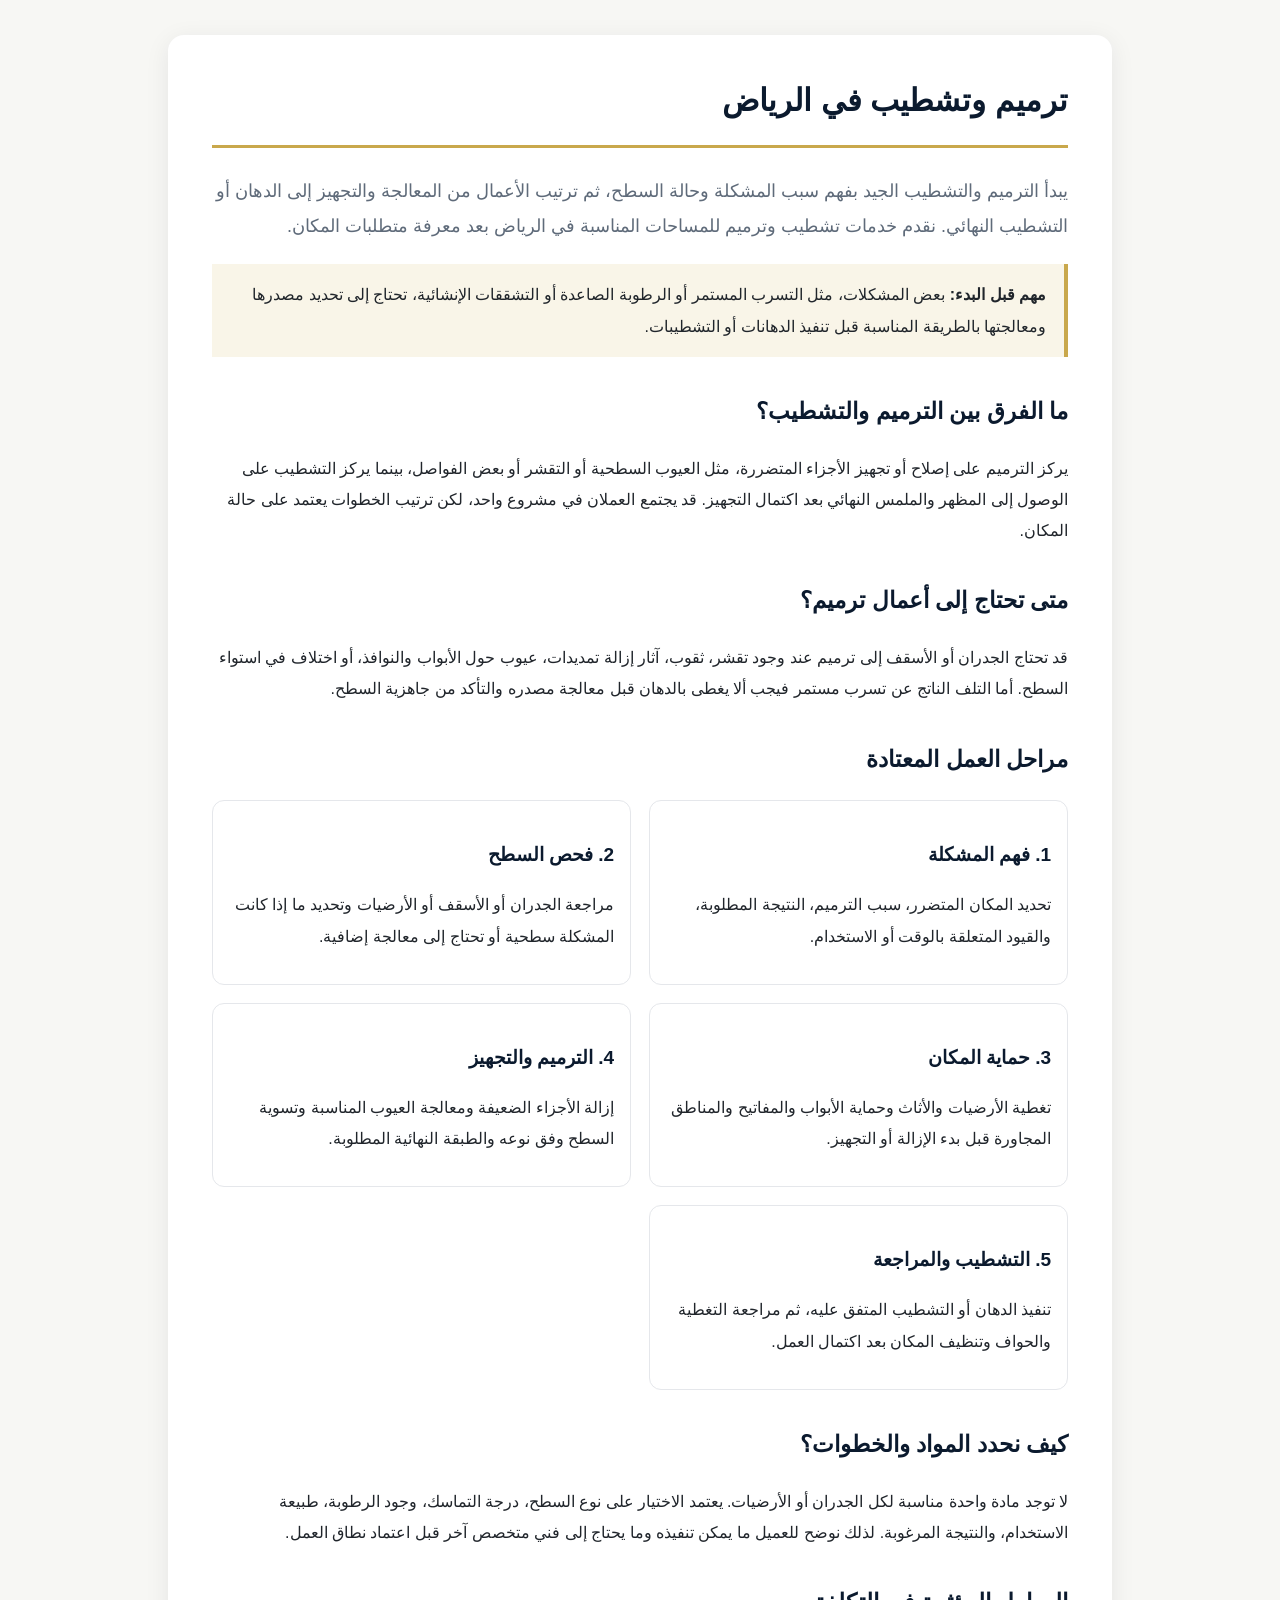
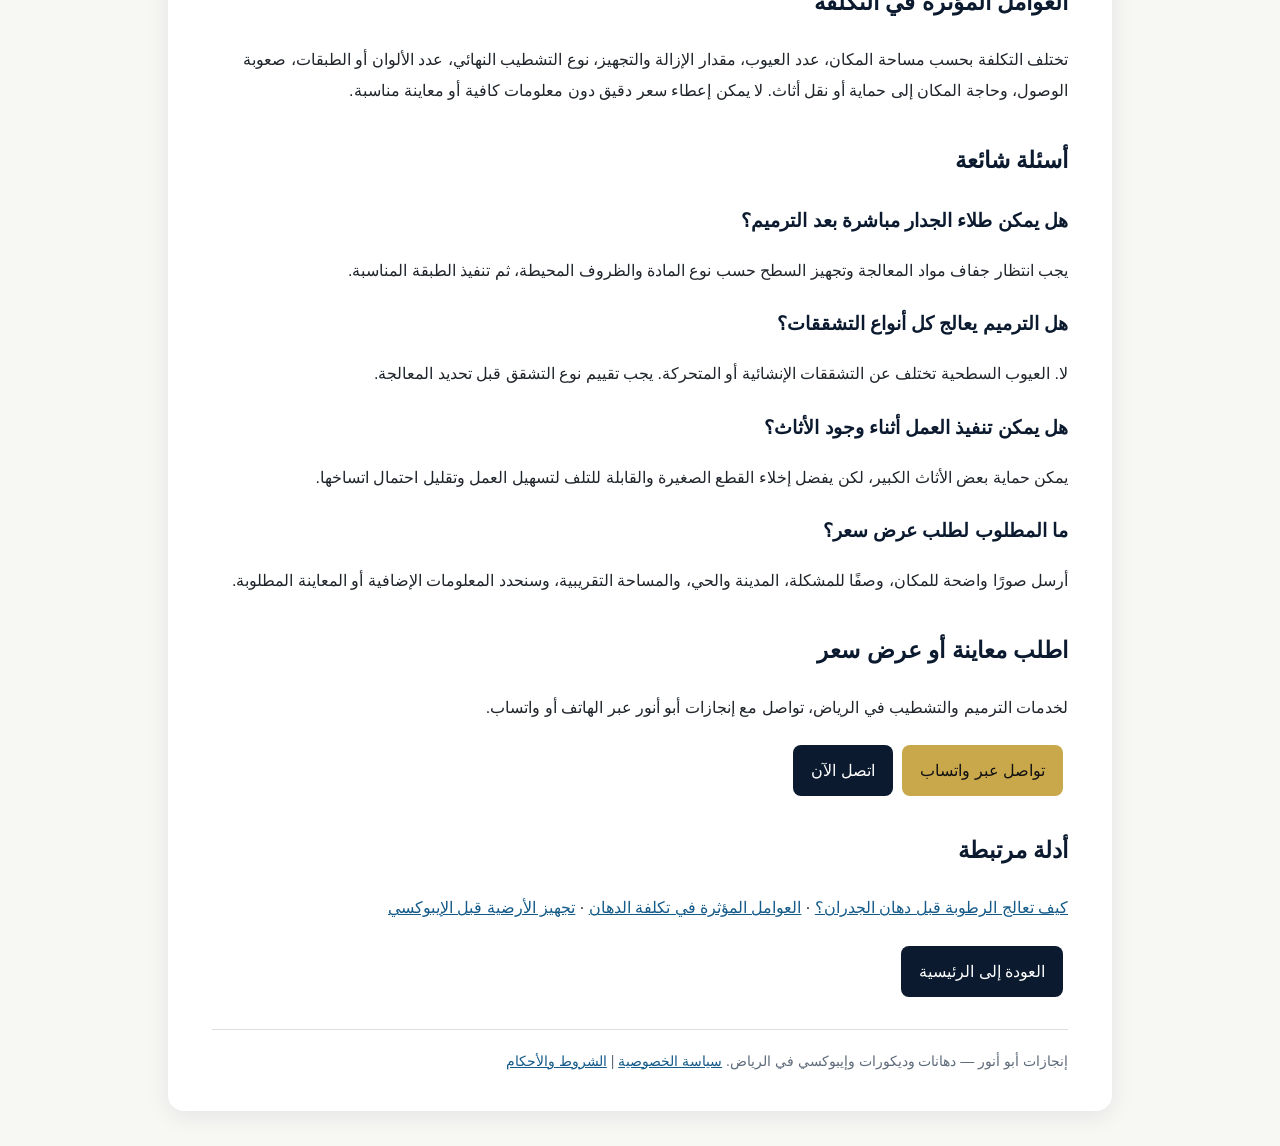
<file: renovation-finishing.html>
<!doctype html>
<html lang="ar" dir="rtl">
<head>
  <script async src="https://pagead2.googlesyndication.com/pagead/js/adsbygoogle.js?client=ca-pub-9885910070775140"
     crossorigin="anonymous"></script>
  <meta charset="utf-8">
  <meta name="viewport" content="width=device-width, initial-scale=1">
  <title>ترميم وتشطيب في الرياض | إنجازات أبو أنور</title>
  <meta name="description" content="خدمات الترميم والتشطيب في الرياض: فحص الجدران والأسطح، معالجة العيوب، تجهيز المكان، خطوات العمل والعوامل المؤثرة في التكلفة.">
  <link rel="canonical" href="https://www.enjazaty.com/renovation-finishing.html">
  <style>
    :root{--navy:#0b1a2e;--gold:#c9a84c;--text:#20252b;--muted:#5f6b7a;--bg:#f7f7f4;--card:#fff}
    *{box-sizing:border-box}body{margin:0;background:var(--bg);color:var(--text);font-family:Tahoma,Arial,sans-serif;line-height:1.95}
    .wrap{max-width:980px;margin:35px auto;padding:0 18px}.card{background:var(--card);padding:36px 44px;border-radius:16px;box-shadow:0 5px 25px rgba(11,26,46,.08)}
    h1{margin-top:0;color:var(--navy);font-size:31px;border-bottom:3px solid var(--gold);padding-bottom:14px}h2{color:var(--navy);font-size:23px;margin-top:32px}h3{color:var(--navy);font-size:19px;margin-bottom:4px}
    p,li{font-size:16px}.intro{font-size:18px;color:var(--muted)}.box{background:#f9f5e8;border-right:4px solid var(--gold);padding:15px 18px;margin:20px 0}
    .grid{display:grid;grid-template-columns:repeat(2,minmax(0,1fr));gap:18px}.item{border:1px solid #e5e7eb;border-radius:12px;padding:16px;background:#fff}
    a{color:#155b8a}.button{display:inline-block;background:var(--navy);color:#fff;padding:10px 18px;border-radius:8px;text-decoration:none;margin:6px 5px 0 0}.button.gold{background:var(--gold);color:#111}
    footer{margin-top:32px;padding-top:18px;border-top:1px solid #ddd;color:var(--muted);font-size:14px}@media(max-width:650px){.card{padding:25px 20px}h1{font-size:25px}.grid{grid-template-columns:1fr}}
  </style>
</head>
<body>
  <main class="wrap">
    <article class="card">
      <h1>ترميم وتشطيب في الرياض</h1>
      <p class="intro">يبدأ الترميم والتشطيب الجيد بفهم سبب المشكلة وحالة السطح، ثم ترتيب الأعمال من المعالجة والتجهيز إلى الدهان أو التشطيب النهائي. نقدم خدمات تشطيب وترميم للمساحات المناسبة في الرياض بعد معرفة متطلبات المكان.</p>

      <div class="box"><strong>مهم قبل البدء:</strong> بعض المشكلات، مثل التسرب المستمر أو الرطوبة الصاعدة أو التشققات الإنشائية، تحتاج إلى تحديد مصدرها ومعالجتها بالطريقة المناسبة قبل تنفيذ الدهانات أو التشطيبات.</div>

      <h2>ما الفرق بين الترميم والتشطيب؟</h2>
      <p>يركز الترميم على إصلاح أو تجهيز الأجزاء المتضررة، مثل العيوب السطحية أو التقشر أو بعض الفواصل، بينما يركز التشطيب على الوصول إلى المظهر والملمس النهائي بعد اكتمال التجهيز. قد يجتمع العملان في مشروع واحد، لكن ترتيب الخطوات يعتمد على حالة المكان.</p>

      <h2>متى تحتاج إلى أعمال ترميم؟</h2>
      <p>قد تحتاج الجدران أو الأسقف إلى ترميم عند وجود تقشر، ثقوب، آثار إزالة تمديدات، عيوب حول الأبواب والنوافذ، أو اختلاف في استواء السطح. أما التلف الناتج عن تسرب مستمر فيجب ألا يغطى بالدهان قبل معالجة مصدره والتأكد من جاهزية السطح.</p>

      <h2>مراحل العمل المعتادة</h2>
      <div class="grid">
        <section class="item"><h3>1. فهم المشكلة</h3><p>تحديد المكان المتضرر، سبب الترميم، النتيجة المطلوبة، والقيود المتعلقة بالوقت أو الاستخدام.</p></section>
        <section class="item"><h3>2. فحص السطح</h3><p>مراجعة الجدران أو الأسقف أو الأرضيات وتحديد ما إذا كانت المشكلة سطحية أو تحتاج إلى معالجة إضافية.</p></section>
        <section class="item"><h3>3. حماية المكان</h3><p>تغطية الأرضيات والأثاث وحماية الأبواب والمفاتيح والمناطق المجاورة قبل بدء الإزالة أو التجهيز.</p></section>
        <section class="item"><h3>4. الترميم والتجهيز</h3><p>إزالة الأجزاء الضعيفة ومعالجة العيوب المناسبة وتسوية السطح وفق نوعه والطبقة النهائية المطلوبة.</p></section>
        <section class="item"><h3>5. التشطيب والمراجعة</h3><p>تنفيذ الدهان أو التشطيب المتفق عليه، ثم مراجعة التغطية والحواف وتنظيف المكان بعد اكتمال العمل.</p></section>
      </div>

      <h2>كيف نحدد المواد والخطوات؟</h2>
      <p>لا توجد مادة واحدة مناسبة لكل الجدران أو الأرضيات. يعتمد الاختيار على نوع السطح، درجة التماسك، وجود الرطوبة، طبيعة الاستخدام، والنتيجة المرغوبة. لذلك نوضح للعميل ما يمكن تنفيذه وما يحتاج إلى فني متخصص آخر قبل اعتماد نطاق العمل.</p>

      <h2>العوامل المؤثرة في التكلفة</h2>
      <p>تختلف التكلفة بحسب مساحة المكان، عدد العيوب، مقدار الإزالة والتجهيز، نوع التشطيب النهائي، عدد الألوان أو الطبقات، صعوبة الوصول، وحاجة المكان إلى حماية أو نقل أثاث. لا يمكن إعطاء سعر دقيق دون معلومات كافية أو معاينة مناسبة.</p>

      <h2>أسئلة شائعة</h2>
      <h3>هل يمكن طلاء الجدار مباشرة بعد الترميم؟</h3>
      <p>يجب انتظار جفاف مواد المعالجة وتجهيز السطح حسب نوع المادة والظروف المحيطة، ثم تنفيذ الطبقة المناسبة.</p>
      <h3>هل الترميم يعالج كل أنواع التشققات؟</h3>
      <p>لا. العيوب السطحية تختلف عن التشققات الإنشائية أو المتحركة. يجب تقييم نوع التشقق قبل تحديد المعالجة.</p>
      <h3>هل يمكن تنفيذ العمل أثناء وجود الأثاث؟</h3>
      <p>يمكن حماية بعض الأثاث الكبير، لكن يفضل إخلاء القطع الصغيرة والقابلة للتلف لتسهيل العمل وتقليل احتمال اتساخها.</p>
      <h3>ما المطلوب لطلب عرض سعر؟</h3>
      <p>أرسل صورًا واضحة للمكان، وصفًا للمشكلة، المدينة والحي، والمساحة التقريبية، وسنحدد المعلومات الإضافية أو المعاينة المطلوبة.</p>

      <h2>اطلب معاينة أو عرض سعر</h2>
      <p>لخدمات الترميم والتشطيب في الرياض، تواصل مع إنجازات أبو أنور عبر الهاتف أو واتساب.</p>
      <a class="button gold" href="https://wa.me/966558867206" rel="noopener noreferrer">تواصل عبر واتساب</a>
      <a class="button" href="tel:0558867206">اتصل الآن</a>

      <h2>أدلة مرتبطة</h2>
      <p><a href="moisture-before-painting.html">كيف تعالج الرطوبة قبل دهان الجدران؟</a> · <a href="paint-cost-riyadh.html">العوامل المؤثرة في تكلفة الدهان</a> · <a href="epoxy-preparation.html">تجهيز الأرضية قبل الإيبوكسي</a></p>

      <a class="button" href="/">العودة إلى الرئيسية</a>

      <footer>إنجازات أبو أنور — دهانات وديكورات وإيبوكسي في الرياض. <a href="privacy.html">سياسة الخصوصية</a> | <a href="terms.html">الشروط والأحكام</a></footer>
    </article>
  </main>
</body>
</html>
</file>
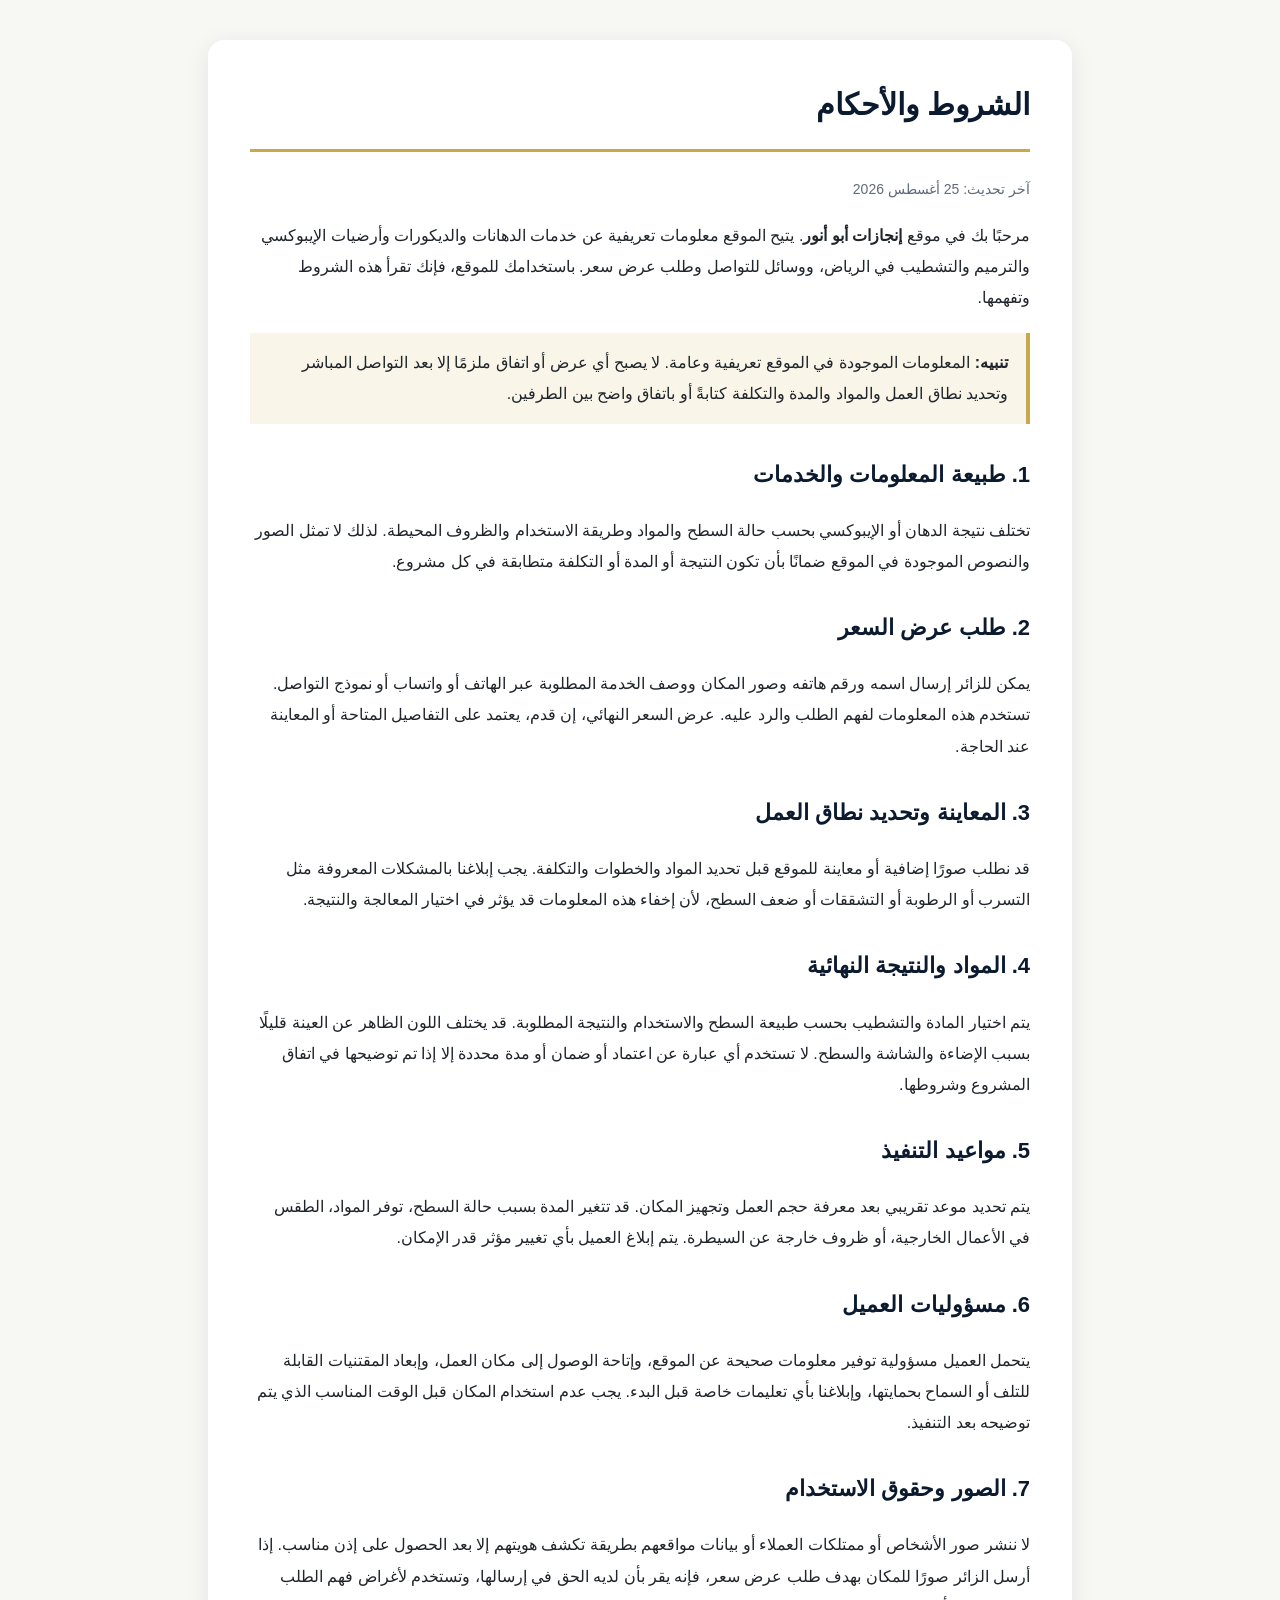
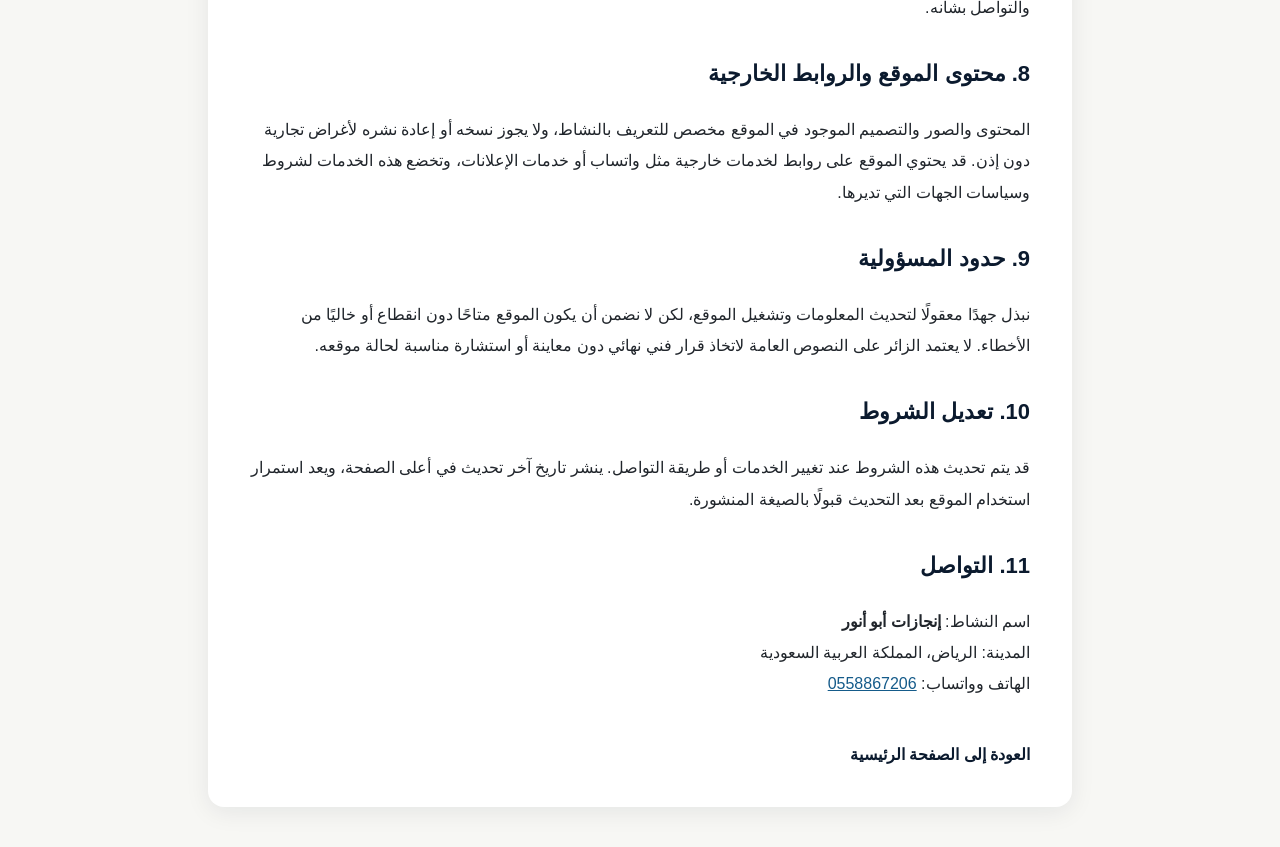
<file: terms.html>
<!doctype html>
<html lang="ar" dir="rtl">
<head>
  <script async src="https://pagead2.googlesyndication.com/pagead/js/adsbygoogle.js?client=ca-pub-9885910070775140"
     crossorigin="anonymous"></script>
  <meta charset="utf-8">
  <meta name="viewport" content="width=device-width, initial-scale=1">
  <title>الشروط والأحكام | إنجازات أبو أنور</title>
  <meta name="description" content="الشروط والأحكام الخاصة باستخدام موقع إنجازات أبو أنور وطلب خدمات الدهانات والديكورات والإيبوكسي في الرياض.">
  <link rel="canonical" href="https://www.enjazaty.com/terms.html">
  <style>
    :root{--navy:#0b1a2e;--gold:#c9a84c;--text:#20252b;--muted:#5f6b7a;--bg:#f7f7f4;--card:#fff}
    *{box-sizing:border-box}body{margin:0;background:var(--bg);color:var(--text);font-family:Tahoma,Arial,sans-serif;line-height:1.95}
    .wrap{max-width:900px;margin:40px auto;padding:0 18px}.card{background:var(--card);padding:36px 42px;border-radius:16px;box-shadow:0 5px 25px rgba(11,26,46,.08)}
    h1{margin-top:0;color:var(--navy);font-size:30px;border-bottom:3px solid var(--gold);padding-bottom:14px}h2{color:var(--navy);font-size:22px;margin-top:30px}
    p,li{font-size:16px}.date{color:var(--muted);font-size:14px}.note{background:#f9f5e8;border-right:4px solid var(--gold);padding:14px 18px;margin:20px 0}
    a{color:#155b8a}.back{display:inline-block;margin-top:24px;color:var(--navy);font-weight:bold;text-decoration:none}@media(max-width:600px){.card{padding:25px 20px}h1{font-size:25px}h2{font-size:20px}}
  </style>
</head>
<body>
  <main class="wrap">
    <article class="card">
      <h1>الشروط والأحكام</h1>
      <p class="date">آخر تحديث: 25 أغسطس 2026</p>

      <p>مرحبًا بك في موقع <strong>إنجازات أبو أنور</strong>. يتيح الموقع معلومات تعريفية عن خدمات الدهانات والديكورات وأرضيات الإيبوكسي والترميم والتشطيب في الرياض، ووسائل للتواصل وطلب عرض سعر. باستخدامك للموقع، فإنك تقرأ هذه الشروط وتفهمها.</p>

      <div class="note"><strong>تنبيه:</strong> المعلومات الموجودة في الموقع تعريفية وعامة. لا يصبح أي عرض أو اتفاق ملزمًا إلا بعد التواصل المباشر وتحديد نطاق العمل والمواد والمدة والتكلفة كتابةً أو باتفاق واضح بين الطرفين.</div>

      <h2>1. طبيعة المعلومات والخدمات</h2>
      <p>تختلف نتيجة الدهان أو الإيبوكسي بحسب حالة السطح والمواد وطريقة الاستخدام والظروف المحيطة. لذلك لا تمثل الصور والنصوص الموجودة في الموقع ضمانًا بأن تكون النتيجة أو المدة أو التكلفة متطابقة في كل مشروع.</p>

      <h2>2. طلب عرض السعر</h2>
      <p>يمكن للزائر إرسال اسمه ورقم هاتفه وصور المكان ووصف الخدمة المطلوبة عبر الهاتف أو واتساب أو نموذج التواصل. تستخدم هذه المعلومات لفهم الطلب والرد عليه. عرض السعر النهائي، إن قدم، يعتمد على التفاصيل المتاحة أو المعاينة عند الحاجة.</p>

      <h2>3. المعاينة وتحديد نطاق العمل</h2>
      <p>قد نطلب صورًا إضافية أو معاينة للموقع قبل تحديد المواد والخطوات والتكلفة. يجب إبلاغنا بالمشكلات المعروفة مثل التسرب أو الرطوبة أو التشققات أو ضعف السطح، لأن إخفاء هذه المعلومات قد يؤثر في اختيار المعالجة والنتيجة.</p>

      <h2>4. المواد والنتيجة النهائية</h2>
      <p>يتم اختيار المادة والتشطيب بحسب طبيعة السطح والاستخدام والنتيجة المطلوبة. قد يختلف اللون الظاهر عن العينة قليلًا بسبب الإضاءة والشاشة والسطح. لا تستخدم أي عبارة عن اعتماد أو ضمان أو مدة محددة إلا إذا تم توضيحها في اتفاق المشروع وشروطها.</p>

      <h2>5. مواعيد التنفيذ</h2>
      <p>يتم تحديد موعد تقريبي بعد معرفة حجم العمل وتجهيز المكان. قد تتغير المدة بسبب حالة السطح، توفر المواد، الطقس في الأعمال الخارجية، أو ظروف خارجة عن السيطرة. يتم إبلاغ العميل بأي تغيير مؤثر قدر الإمكان.</p>

      <h2>6. مسؤوليات العميل</h2>
      <p>يتحمل العميل مسؤولية توفير معلومات صحيحة عن الموقع، وإتاحة الوصول إلى مكان العمل، وإبعاد المقتنيات القابلة للتلف أو السماح بحمايتها، وإبلاغنا بأي تعليمات خاصة قبل البدء. يجب عدم استخدام المكان قبل الوقت المناسب الذي يتم توضيحه بعد التنفيذ.</p>

      <h2>7. الصور وحقوق الاستخدام</h2>
      <p>لا ننشر صور الأشخاص أو ممتلكات العملاء أو بيانات مواقعهم بطريقة تكشف هويتهم إلا بعد الحصول على إذن مناسب. إذا أرسل الزائر صورًا للمكان بهدف طلب عرض سعر، فإنه يقر بأن لديه الحق في إرسالها، وتستخدم لأغراض فهم الطلب والتواصل بشأنه.</p>

      <h2>8. محتوى الموقع والروابط الخارجية</h2>
      <p>المحتوى والصور والتصميم الموجود في الموقع مخصص للتعريف بالنشاط، ولا يجوز نسخه أو إعادة نشره لأغراض تجارية دون إذن. قد يحتوي الموقع على روابط لخدمات خارجية مثل واتساب أو خدمات الإعلانات، وتخضع هذه الخدمات لشروط وسياسات الجهات التي تديرها.</p>

      <h2>9. حدود المسؤولية</h2>
      <p>نبذل جهدًا معقولًا لتحديث المعلومات وتشغيل الموقع، لكن لا نضمن أن يكون الموقع متاحًا دون انقطاع أو خاليًا من الأخطاء. لا يعتمد الزائر على النصوص العامة لاتخاذ قرار فني نهائي دون معاينة أو استشارة مناسبة لحالة موقعه.</p>

      <h2>10. تعديل الشروط</h2>
      <p>قد يتم تحديث هذه الشروط عند تغيير الخدمات أو طريقة التواصل. ينشر تاريخ آخر تحديث في أعلى الصفحة، ويعد استمرار استخدام الموقع بعد التحديث قبولًا بالصيغة المنشورة.</p>

      <h2>11. التواصل</h2>
      <p>اسم النشاط: <strong>إنجازات أبو أنور</strong><br>المدينة: الرياض، المملكة العربية السعودية<br>الهاتف وواتساب: <a href="tel:0558867206">0558867206</a></p>

      <a class="back" href="/">العودة إلى الصفحة الرئيسية</a>
    </article>
  </main>
</body>
</html>
</file>
